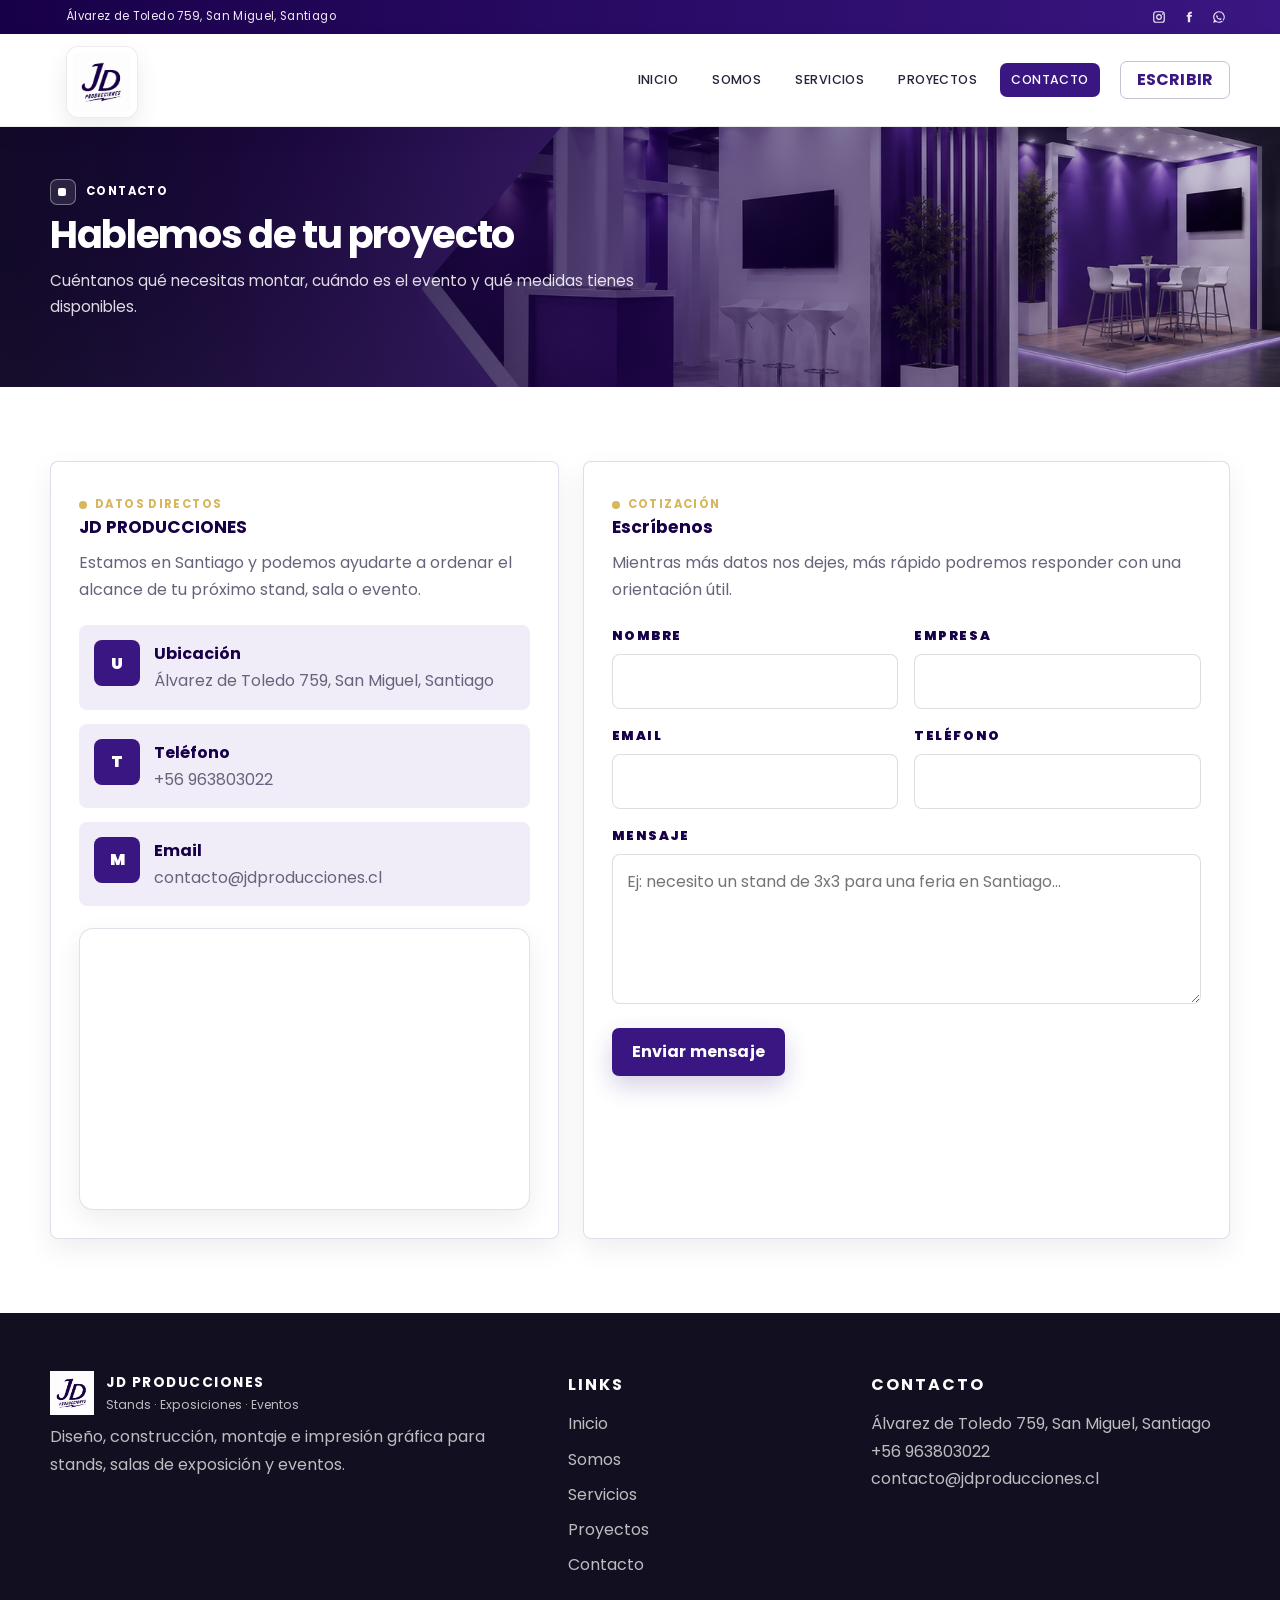
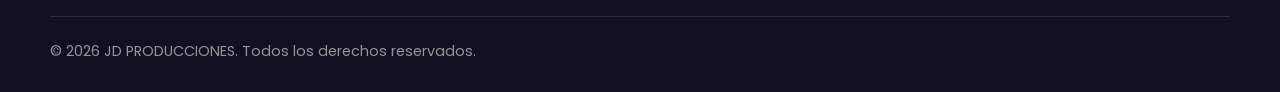
<file: contacto.html>
<!DOCTYPE html>
<html lang="es">
<head>
  <meta charset="utf-8">
  <meta name="viewport" content="width=device-width, initial-scale=1">
  <meta name="keywords" content="contacto, JD PRODUCCIONES, Santiago, stands, cotizacion">
  <meta name="description" content="Contacta a JD PRODUCCIONES para cotizar proyectos de stands, salas de exposición, congresos, eventos e impresión gráfica.">
  <meta name="author" content="JD PRODUCCIONES">
  <link rel="canonical" href="https://www.jdproducciones.cl/contacto">
  <title>JD PRODUCCIONES | Contacto</title>
  <link rel="icon" type="image/png" href="logojd.png">
  <link rel="preconnect" href="https://fonts.googleapis.com">
  <link rel="preconnect" href="https://fonts.gstatic.com" crossorigin>
  <link href="https://fonts.googleapis.com/css2?family=Poppins:wght@400;500;600;700;800&display=swap" rel="stylesheet">
  <link rel="stylesheet" href="site.css?v=20260706t">
</head>
<body>
  <div class="topline">
    <div class="wrap topline-inner">
      <span class="topline-address">Álvarez de Toledo 759, San Miguel, Santiago</span>
      <div class="topline-social" aria-label="Redes sociales">
        <a href="https://www.instagram.com/" aria-label="Instagram">
          <svg viewBox="0 0 24 24" aria-hidden="true"><path d="M7 2h10a5 5 0 0 1 5 5v10a5 5 0 0 1-5 5H7a5 5 0 0 1-5-5V7a5 5 0 0 1 5-5zm0 2a3 3 0 0 0-3 3v10a3 3 0 0 0 3 3h10a3 3 0 0 0 3-3V7a3 3 0 0 0-3-3H7zm11.25 1.75a1.25 1.25 0 1 1 0 2.5 1.25 1.25 0 0 1 0-2.5zM12 7a5 5 0 1 1 0 10 5 5 0 0 1 0-10zm0 2a3 3 0 1 0 0 6 3 3 0 0 0 0-6z"/></svg>
        </a>
        <a href="https://www.facebook.com/" aria-label="Facebook">
          <svg viewBox="0 0 24 24" aria-hidden="true"><path d="M14 8.5V7.1c0-.6.4-1.1 1.1-1.1H17V3h-2.6C11.9 3 10 4.7 10 7.4v1.1H8v3h2V21h4v-9.5h2.7l.5-3H14z"/></svg>
        </a>
        <a href="https://wa.me/56963803022" aria-label="WhatsApp">
          <svg viewBox="0 0 24 24" aria-hidden="true"><path d="M12 2a10 10 0 0 0-8.6 15.1L2 22l5-1.3A10 10 0 1 0 12 2zm0 2a8 8 0 0 1 6.9 12.1l-.2.4.8 2.7-2.8-.7-.4.2A8 8 0 1 1 12 4zm-3.3 4.1c-.2 0-.5.1-.7.4-.2.3-.8.8-.8 1.9 0 1.1.8 2.2.9 2.4.1.2 1.6 2.6 3.8 3.6 1.8.8 2.2.6 2.6.6.4-.1 1.3-.5 1.6-1 .2-.5.2-.9.2-1-.1-.2-.3-.2-.6-.4l-1.2-.6c-.2-.1-.4-.1-.6.1l-.5.6c-.1.2-.3.2-.5.1-.2-.1-.8-.3-1.5-.9-.6-.6-1-.1-1.1-.4-.1-.2-.4-.4-.6-.7-.2-.3-.1-.4.1-.6l.3-.4c.1-.2.1-.4 0-.6l-.6-1.4c-.1-.2-.3-.3-.5-.3h-.4z"/></svg>
        </a>
      </div>
    </div>
  </div>
  <header class="topbar">
    <div class="wrap nav">
      <a class="brand" href="index.html" aria-label="JD PRODUCCIONES inicio">
        <img src="logojd.png" alt="Logo JD PRODUCCIONES">
        <span><strong>JD PRODUCCIONES</strong><span>Stands · Exposiciones · Eventos</span></span>
      </a>
      <nav class="menu" aria-label="Navegación principal">
        <a href="index.html">Inicio</a>
        <a href="somos.html">Somos</a>
        <a href="servicios.html">Servicios</a>
        <a href="proyectos.html">Proyectos</a>
        <a class="active" href="contacto.html" aria-current="page">Contacto</a>
      </nav>
      <a class="quote-btn" href="mailto:contacto@jdproducciones.cl">Escribir</a>
    </div>
  </header>

  <main>
    <section class="page-hero contact">
      <div class="wrap">
        <span class="badge">Contacto</span>
        <h1>Hablemos de tu proyecto</h1>
        <p>Cuéntanos qué necesitas montar, cuándo es el evento y qué medidas tienes disponibles.</p>
      </div>
    </section>

    <section class="section">
      <div class="wrap contact-grid">
        <aside class="contact-card">
          <span class="kicker">Datos directos</span>
          <h3>JD PRODUCCIONES</h3>
          <p>Estamos en Santiago y podemos ayudarte a ordenar el alcance de tu próximo stand, sala o evento.</p>
          <div class="contact-list">
            <div class="contact-item">
              <i>U</i>
              <div><strong>Ubicación</strong><span>Álvarez de Toledo 759, San Miguel, Santiago</span></div>
            </div>
            <div class="contact-item">
              <i>T</i>
              <div><strong>Teléfono</strong><a href="tel:+56963803022">+56 963803022</a></div>
            </div>
            <div class="contact-item">
              <i>M</i>
              <div><strong>Email</strong><a href="mailto:contacto@jdproducciones.cl">contacto@jdproducciones.cl</a></div>
            </div>
          </div>
          <div class="contact-map" aria-label="Mapa de ubicación">
            <iframe
              title="Mapa de JD PRODUCCIONES"
              src="https://www.google.com/maps?q=%C3%81lvarez%20de%20Toledo%20759,%20San%20Miguel,%20Santiago&output=embed"
              loading="lazy"
              referrerpolicy="no-referrer-when-downgrade"
            ></iframe>
          </div>
        </aside>

        <section class="form-card" aria-labelledby="form-title">
          <span class="kicker">Cotización</span>
          <h2 id="form-title">Escríbenos</h2>
          <p>Mientras más datos nos dejes, más rápido podremos responder con una orientación útil.</p>
          <div class="notice" id="sentNotice">Gracias, recibimos tu mensaje. Te contactaremos pronto.</div>
          <form action="api.php" method="post" class="form-grid">
            <div class="field">
              <label for="nombre">Nombre</label>
              <input id="nombre" type="text" name="nombre" autocomplete="name" required>
            </div>
            <div class="field">
              <label for="empresa">Empresa</label>
              <input id="empresa" type="text" name="empresa" autocomplete="organization">
            </div>
            <div class="field">
              <label for="correo">Email</label>
              <input id="correo" type="email" name="correo" autocomplete="email" required>
            </div>
            <div class="field">
              <label for="telefono">Teléfono</label>
              <input id="telefono" type="tel" name="telefono" autocomplete="tel">
            </div>
            <div class="field full">
              <label for="mensaje">Mensaje</label>
              <textarea id="mensaje" name="mensaje" placeholder="Ej: necesito un stand de 3x3 para una feria en Santiago..." required></textarea>
            </div>
            <div class="field full">
              <button class="button" type="submit">Enviar mensaje</button>
            </div>
          </form>
        </section>
      </div>
    </section>
  </main>

  <footer class="footer">
    <div class="wrap">
      <div class="footer-grid">
        <div>
          <a class="brand" href="index.html">
            <img src="logojd.png" alt="Logo JD PRODUCCIONES">
            <span><strong>JD PRODUCCIONES</strong><span>Stands · Exposiciones · Eventos</span></span>
          </a>
          <p>Diseño, construcción, montaje e impresión gráfica para stands, salas de exposición y eventos.</p>
        </div>
        <div>
          <h3>Links</h3>
          <div class="footer-links">
            <a href="index.html">Inicio</a>
            <a href="somos.html">Somos</a>
            <a href="servicios.html">Servicios</a>
            <a href="proyectos.html">Proyectos</a>
            <a href="contacto.html">Contacto</a>
          </div>
        </div>
        <div>
          <h3>Contacto</h3>
          <p>Álvarez de Toledo 759, San Miguel, Santiago<br><a href="tel:+56963803022">+56 963803022</a><br><a href="mailto:contacto@jdproducciones.cl">contacto@jdproducciones.cl</a></p>
        </div>
      </div>
      <div class="copyright">© <span id="year"></span> JD PRODUCCIONES. Todos los derechos reservados.</div>
    </div>
  </footer>

  <script>
    document.getElementById("year").textContent = new Date().getFullYear();
    if (new URLSearchParams(window.location.search).get("enviado") === "1") {
      document.getElementById("sentNotice").classList.add("is-visible");
    }
  </script>
</body>
</html>
</file>
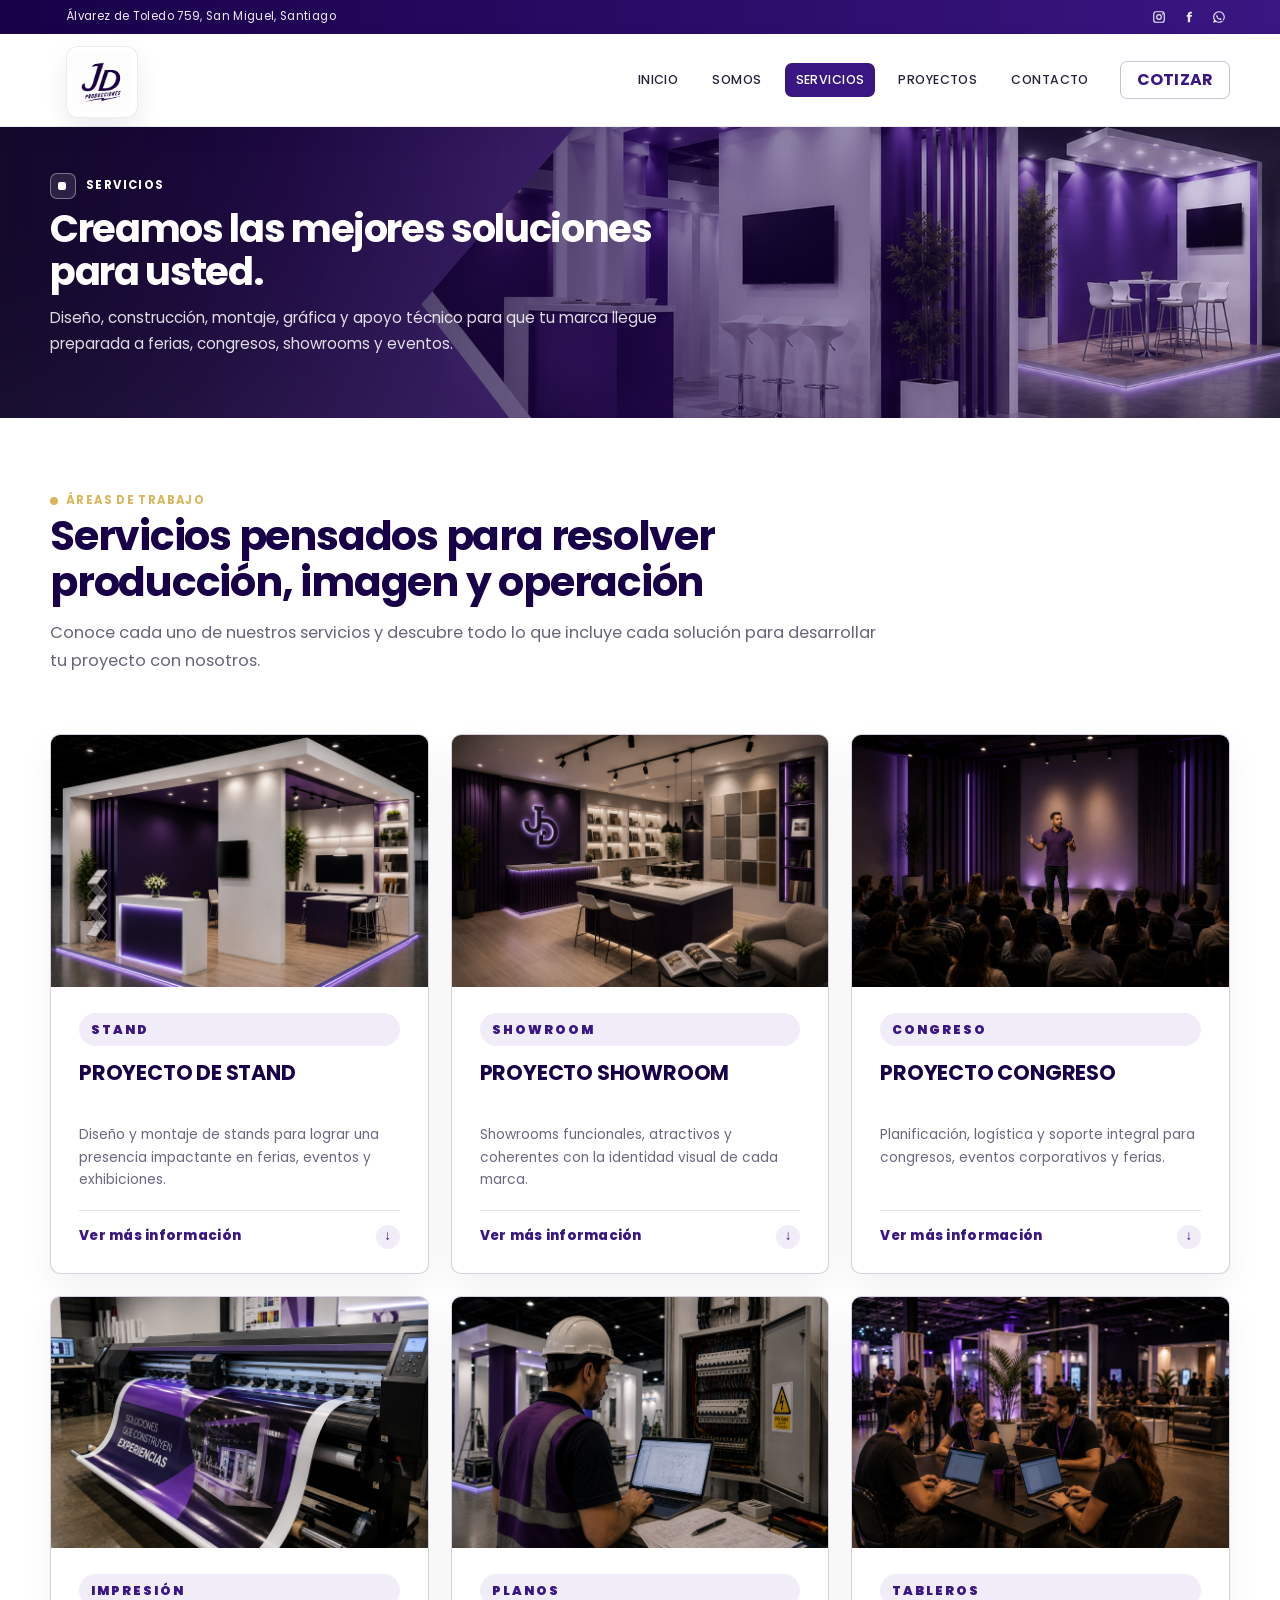
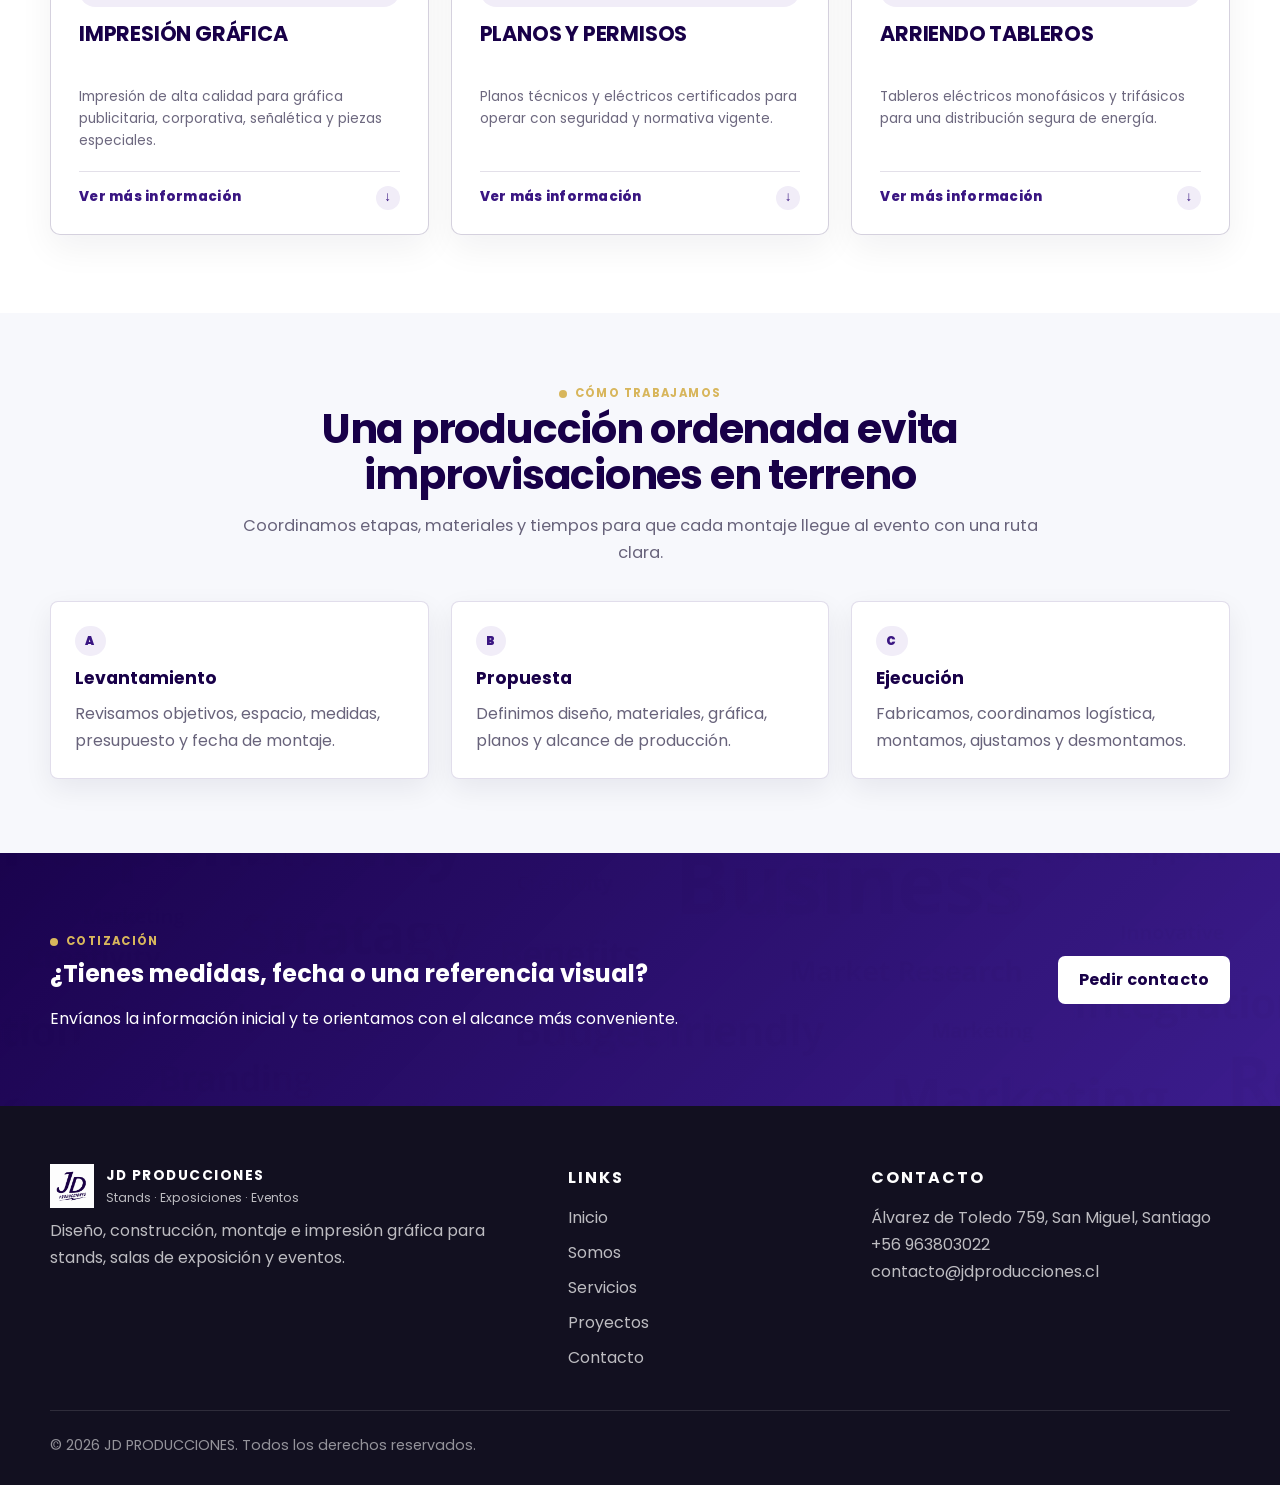
<file: servicios.html>
<!DOCTYPE html>
<html lang="es">
<head>
  <meta charset="utf-8">
  <meta name="viewport" content="width=device-width, initial-scale=1">
  <meta name="keywords" content="servicios, stands, showroom, montaje, impresion grafica, JD PRODUCCIONES">
  <meta name="description" content="Servicios de JD PRODUCCIONES para proyectos de stand, showroom, congresos, planos, permisos, montaje e impresión gráfica.">
  <meta name="author" content="JD PRODUCCIONES">
  <link rel="canonical" href="https://www.jdproducciones.cl/servicios">
  <title>JD PRODUCCIONES | Servicios</title>
  <link rel="icon" type="image/png" href="logojd.png">
  <link rel="preconnect" href="https://fonts.googleapis.com">
  <link rel="preconnect" href="https://fonts.gstatic.com" crossorigin>
  <link href="https://fonts.googleapis.com/css2?family=Poppins:wght@400;500;600;700;800&display=swap" rel="stylesheet">
  <link rel="stylesheet" href="site.css?v=20260706t">
</head>
<body>
  <div class="topline">
    <div class="wrap topline-inner">
      <span class="topline-address">Álvarez de Toledo 759, San Miguel, Santiago</span>
      <div class="topline-social" aria-label="Redes sociales">
        <a href="https://www.instagram.com/" aria-label="Instagram">
          <svg viewBox="0 0 24 24" aria-hidden="true"><path d="M7 2h10a5 5 0 0 1 5 5v10a5 5 0 0 1-5 5H7a5 5 0 0 1-5-5V7a5 5 0 0 1 5-5zm0 2a3 3 0 0 0-3 3v10a3 3 0 0 0 3 3h10a3 3 0 0 0 3-3V7a3 3 0 0 0-3-3H7zm11.25 1.75a1.25 1.25 0 1 1 0 2.5 1.25 1.25 0 0 1 0-2.5zM12 7a5 5 0 1 1 0 10 5 5 0 0 1 0-10zm0 2a3 3 0 1 0 0 6 3 3 0 0 0 0-6z"/></svg>
        </a>
        <a href="https://www.facebook.com/" aria-label="Facebook">
          <svg viewBox="0 0 24 24" aria-hidden="true"><path d="M14 8.5V7.1c0-.6.4-1.1 1.1-1.1H17V3h-2.6C11.9 3 10 4.7 10 7.4v1.1H8v3h2V21h4v-9.5h2.7l.5-3H14z"/></svg>
        </a>
        <a href="https://wa.me/56963803022" aria-label="WhatsApp">
          <svg viewBox="0 0 24 24" aria-hidden="true"><path d="M12 2a10 10 0 0 0-8.6 15.1L2 22l5-1.3A10 10 0 1 0 12 2zm0 2a8 8 0 0 1 6.9 12.1l-.2.4.8 2.7-2.8-.7-.4.2A8 8 0 1 1 12 4zm-3.3 4.1c-.2 0-.5.1-.7.4-.2.3-.8.8-.8 1.9 0 1.1.8 2.2.9 2.4.1.2 1.6 2.6 3.8 3.6 1.8.8 2.2.6 2.6.6.4-.1 1.3-.5 1.6-1 .2-.5.2-.9.2-1-.1-.2-.3-.2-.6-.4l-1.2-.6c-.2-.1-.4-.1-.6.1l-.5.6c-.1.2-.3.2-.5.1-.2-.1-.8-.3-1.5-.9-.6-.6-1-.1-1.1-.4-.1-.2-.4-.4-.6-.7-.2-.3-.1-.4.1-.6l.3-.4c.1-.2.1-.4 0-.6l-.6-1.4c-.1-.2-.3-.3-.5-.3h-.4z"/></svg>
        </a>
      </div>
    </div>
  </div>
  <header class="topbar">
    <div class="wrap nav">
      <a class="brand" href="index.html" aria-label="JD PRODUCCIONES inicio">
        <img src="logojd.png" alt="Logo JD PRODUCCIONES">
        <span><strong>JD PRODUCCIONES</strong><span>Stands · Exposiciones · Eventos</span></span>
      </a>
      <nav class="menu" aria-label="Navegación principal">
        <a href="index.html">Inicio</a>
        <a href="somos.html">Somos</a>
        <a class="active" href="servicios.html" aria-current="page">Servicios</a>
        <a href="proyectos.html">Proyectos</a>
        <a href="contacto.html">Contacto</a>
      </nav>
      <a class="quote-btn" href="contacto.html">Cotizar</a>
    </div>
  </header>

  <main>
    <section class="page-hero services-hero">
      <div class="wrap">
        <span class="badge">Servicios</span>
        <h1>Creamos las mejores soluciones para usted.</h1>
        <p>Diseño, construcción, montaje, gráfica y apoyo técnico para que tu marca llegue preparada a ferias, congresos, showrooms y eventos.</p>
      </div>
    </section>

    <section class="services-intro">
      <div class="wrap">
        <div class="section-head">
          <span class="kicker">Áreas de trabajo</span>
          <h2>Servicios pensados para resolver producción, imagen y operación</h2>
          <p>Conoce cada uno de nuestros servicios y descubre todo lo que incluye cada solución para desarrollar tu proyecto con nosotros.</p>
        </div>
      </div>
    </section>

    <section class="service-detail-list">
      <div class="wrap">
        <div class="service-card-grid">
          <article class="service-mini-card">
            <figure class="service-mini-media">
              <img src="fotos%20web/servicios/1.%20stand.png" alt="Diseño y montaje de stand">
            </figure>
            <div class="service-mini-body">
              <span class="tag">Stand</span>
              <h2>PROYECTO DE STAND</h2>
              <p class="service-preview">Diseño y montaje de stands para lograr una presencia impactante en ferias, eventos y exhibiciones.</p>
              <details class="service-more">
                <summary>Ver más información</summary>
                <p>Diseño, construcción y montaje de stands a nivel nacional e internacional, desarrollados con altos estándares de calidad, creatividad e innovación, para garantizar una presencia impactante y resultados efectivos en cada evento.</p>
              </details>
            </div>
          </article>

          <article class="service-mini-card">
            <figure class="service-mini-media">
              <img src="fotos%20web/servicios/2.-proyecto%20showroom.png" alt="Proyecto showroom corporativo">
            </figure>
            <div class="service-mini-body">
              <span class="tag">Showroom</span>
              <h2>PROYECTO SHOWROOM</h2>
              <p class="service-preview">Showrooms funcionales, atractivos y coherentes con la identidad visual de cada marca.</p>
              <details class="service-more">
                <summary>Ver más información</summary>
                <p>Diseño, planificación, construcción y montaje integral de showrooms, enfocados en crear espacios atractivos, funcionales y alineados con la identidad de cada marca. Desarrollo de soluciones personalizadas que consideran desde la conceptualización estética hasta la ejecución técnica, incorporando materiales, iluminación y distribución estratégica.</p>
                <p>Además, creación e implementación de gráfica corporativa, asegurando coherencia visual en todos los elementos comunicacionales.</p>
              </details>
            </div>
          </article>

          <article class="service-mini-card">
            <figure class="service-mini-media">
              <img src="fotos%20web/servicios/3.%20proyecto%20congreso.png" alt="Congreso y evento corporativo">
            </figure>
            <div class="service-mini-body">
              <span class="tag">Congreso</span>
              <h2>PROYECTO CONGRESO</h2>
              <p class="service-preview">Planificación, logística y soporte integral para congresos, eventos corporativos y ferias.</p>
              <details class="service-more">
                <summary>Ver más información</summary>
                <p>Planificación estratégica, coordinación logística y asesoría integral en la organización de congresos, eventos y ferias, orientadas a garantizar experiencias exitosas. Desarrollo de propuestas que abarcan desde la conceptualización y diseño del evento hasta su ejecución y cierre.</p>
                <p>Gestión en recursos, proveedores y tiempos, incluyendo producción técnica, montaje, acreditación, coordinación de equipos y supervisión en terreno.</p>
              </details>
            </div>
          </article>

          <article class="service-mini-card">
            <figure class="service-mini-media">
              <img src="fotos%20web/servicios/4.%20impresion%20grafica.png" alt="Impresión gráfica y producción visual">
            </figure>
            <div class="service-mini-body">
              <span class="tag">Impresión</span>
              <h2>IMPRESIÓN GRÁFICA</h2>
              <p class="service-preview">Impresión de alta calidad para gráfica publicitaria, corporativa, señalética y piezas especiales.</p>
              <details class="service-more">
                <summary>Ver más información</summary>
                <p>Ofrecemos un servicio integral de impresión, contamos con equipos especializados para impresión de alta calidad en diversos soportes, garantizando precisión en colores, definición y durabilidad en cada pieza.</p>
                <p>Nuestra capacidad productiva abarca desde pequeñas tiradas hasta grandes volúmenes, adaptándonos a los requerimientos específicos de cada cliente con eficiencia y tiempos de respuesta optimizados. Trabajamos con distintos sistemas de impresión y materiales, lo que nos permite ofrecer soluciones versátiles para gráfica publicitaria, corporativa, señalética y proyectos especiales.</p>
              </details>
            </div>
          </article>

          <article class="service-mini-card">
            <figure class="service-mini-media">
              <img src="fotos%20web/servicios/5.%20planos%20y%20permisos.png" alt="Planos técnicos y permisos eléctricos">
            </figure>
            <div class="service-mini-body">
              <span class="tag">Planos</span>
              <h2>PLANOS Y PERMISOS</h2>
              <p class="service-preview">Planos técnicos y eléctricos certificados para operar con seguridad y normativa vigente.</p>
              <details class="service-more">
                <summary>Ver más información</summary>
                <p>Desarrollo de planos técnicos de stands, considerando criterios de funcionalidad, estética y normativa vigente de cada proyecto y espacio ferial. Además, desarrollo de planos eléctricos certificados (SEC), cumplimiento de la normativa chilena en instalaciones eléctricas para eventos, ferias y exhibiciones. Esto incluye diagramas unilineales, cálculo de cargas, especificación de materiales y supervisión técnica, priorizando la seguridad, confiabilidad y correcta operatividad de cada instalación.</p>
              </details>
            </div>
          </article>

          <article class="service-mini-card">
            <figure class="service-mini-media">
              <img src="fotos%20web/servicios/6.%20arriendo%20tableros.png" alt="Tableros eléctricos para eventos">
            </figure>
            <div class="service-mini-body">
              <span class="tag">Tableros</span>
              <h2>ARRIENDO TABLEROS</h2>
              <p class="service-preview">Tableros eléctricos monofásicos y trifásicos para una distribución segura de energía.</p>
              <details class="service-more">
                <summary>Ver más información</summary>
                <p>Alquiler de tableros eléctricos monofásicos y trifásicos para proyectos, eventos y ferias, diseñados para garantizar una distribución segura, eficiente y confiable de la energía. Contamos con equipos adecuados para distintas necesidades de carga, cumpliendo con la normativa vigente y preparados para operar en diversos entornos.</p>
              </details>
            </div>
          </article>
        </div>
      </div>
    </section>

    <section class="section soft service-summary">
      <div class="wrap">
        <div class="section-head center">
          <span class="kicker">Cómo trabajamos</span>
          <h2>Una producción ordenada evita improvisaciones en terreno</h2>
          <p>Coordinamos etapas, materiales y tiempos para que cada montaje llegue al evento con una ruta clara.</p>
        </div>
        <div class="grid-3">
          <article class="card">
            <span class="tag">A</span>
            <h3>Levantamiento</h3>
            <p>Revisamos objetivos, espacio, medidas, presupuesto y fecha de montaje.</p>
          </article>
          <article class="card">
            <span class="tag">B</span>
            <h3>Propuesta</h3>
            <p>Definimos diseño, materiales, gráfica, planos y alcance de producción.</p>
          </article>
          <article class="card">
            <span class="tag">C</span>
            <h3>Ejecución</h3>
            <p>Fabricamos, coordinamos logística, montamos, ajustamos y desmontamos.</p>
          </article>
        </div>
      </div>
    </section>

    <section class="home-testimonials services-testimonials">
      <div class="wrap home-narrow">
        <div class="home-copy">
          <h2>Vea lo que dicen las clientes</h2>
          <p>Descubre las auténticas opiniones y experiencias de nuestros clientes.</p>
        </div>
        <div class="testimonial-grid">
          <article class="testimonial-card">
            <p>¡Servicio excepcional! JD PRODUCCIONES nos guió con precisión, ofreciendo estrategias que lograron resultados tangibles.</p>
            <div class="testimonial-author">
              <img src="fotos web/site/testimonial-marcia.png" alt="Marcia Gonzáles">
              <div>
                <strong>Marcia Gonzáles</strong>
                <span aria-label="5 estrellas">★★★★★</span>
              </div>
            </div>
          </article>
          <article class="testimonial-card">
            <p>El enfoque proactivo y el análisis exhaustivo del equipo nos guiaron hacia decisiones efectivas y resultados exitosos.</p>
            <div class="testimonial-author">
              <img src="fotos web/site/testimonial-daniel.png" alt="Daniel Urrutia">
              <div>
                <strong>Daniel Urrutia</strong>
                <span aria-label="5 estrellas">★★★★★</span>
              </div>
            </div>
          </article>
          <article class="testimonial-card">
            <p>JD PRODUCCIONES significó un antes y un después en nuestro negocio. Sus ideas estratégicas transformaron nuestra participación en diversas exposiciones.</p>
            <div class="testimonial-author">
              <img src="fotos web/site/testimonial-david.png" alt="David Carrasco">
              <div>
                <strong>David Carrasco</strong>
                <span aria-label="5 estrellas">★★★★★</span>
              </div>
            </div>
          </article>
        </div>
      </div>
    </section>

    <section class="section dark">
      <div class="wrap cta">
        <div>
          <span class="kicker">Cotización</span>
          <h2>¿Tienes medidas, fecha o una referencia visual?</h2>
          <p>Envíanos la información inicial y te orientamos con el alcance más conveniente.</p>
        </div>
        <a class="theme-btn secondary" href="contacto.html">Pedir contacto</a>
      </div>
    </section>
  </main>

  <footer class="footer">
    <div class="wrap">
      <div class="footer-grid">
        <div>
          <a class="brand" href="index.html">
            <img src="logojd.png" alt="Logo JD PRODUCCIONES">
            <span><strong>JD PRODUCCIONES</strong><span>Stands · Exposiciones · Eventos</span></span>
          </a>
          <p>Diseño, construcción, montaje e impresión gráfica para stands, salas de exposición y eventos.</p>
        </div>
        <div>
          <h3>Links</h3>
          <div class="footer-links">
            <a href="index.html">Inicio</a>
            <a href="somos.html">Somos</a>
            <a href="servicios.html">Servicios</a>
            <a href="proyectos.html">Proyectos</a>
            <a href="contacto.html">Contacto</a>
          </div>
        </div>
        <div>
          <h3>Contacto</h3>
          <p>Álvarez de Toledo 759, San Miguel, Santiago<br><a href="tel:+56963803022">+56 963803022</a><br><a href="mailto:contacto@jdproducciones.cl">contacto@jdproducciones.cl</a></p>
        </div>
      </div>
      <div class="copyright">© <span id="year"></span> JD PRODUCCIONES. Todos los derechos reservados.</div>
    </div>
  </footer>

  <script>
    document.getElementById("year").textContent = new Date().getFullYear();
  </script>
</body>
</html>
</file>
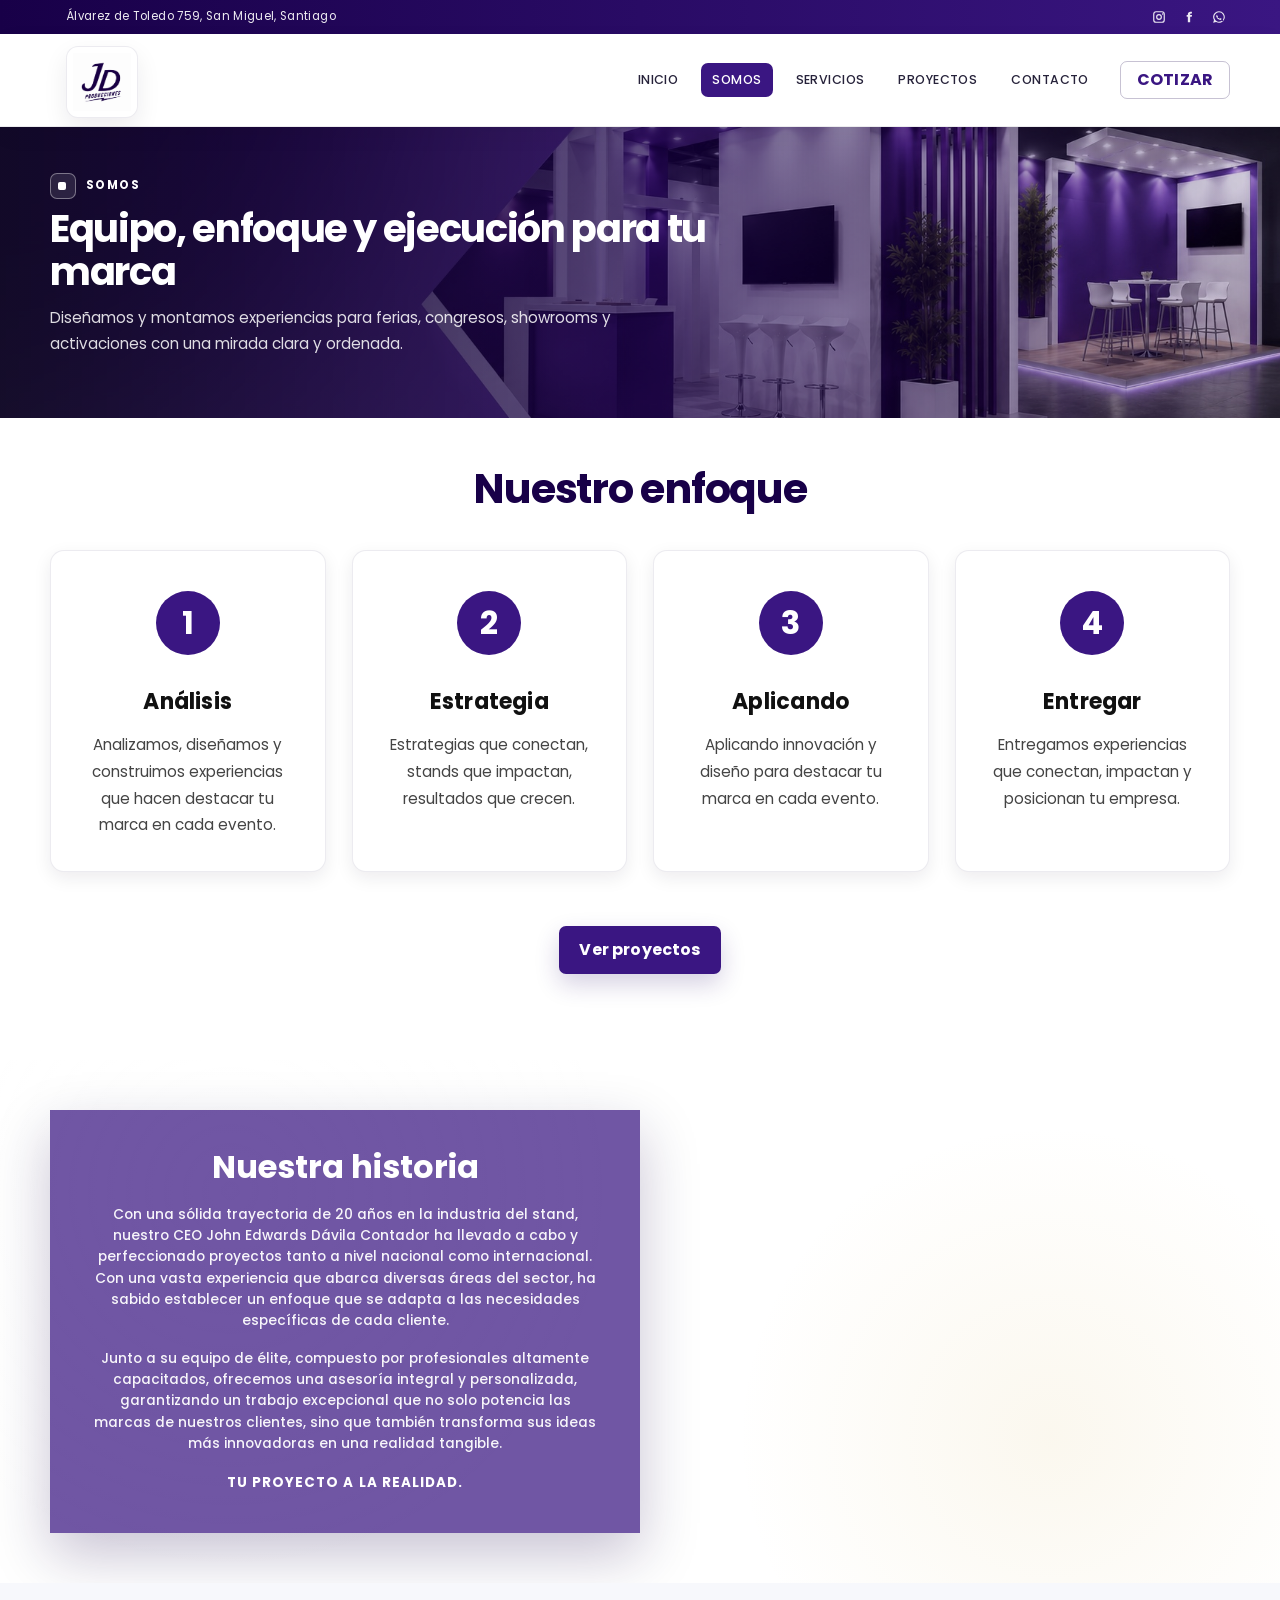
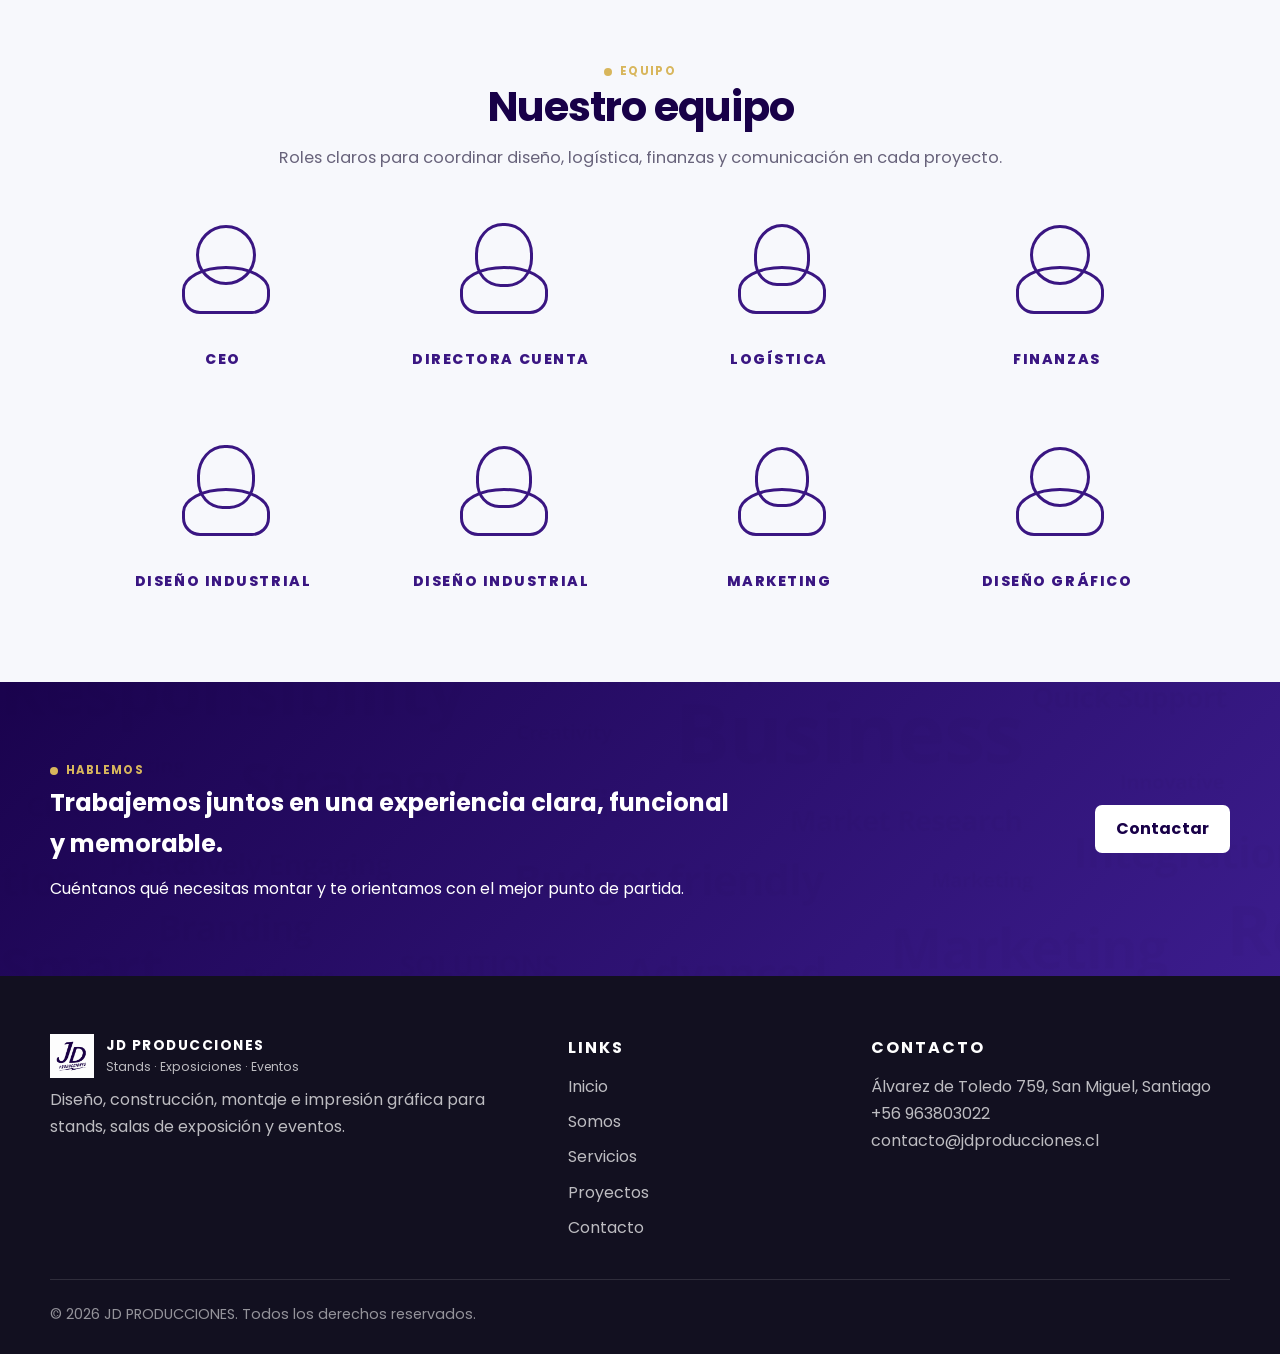
<file: somos.html>
﻿<!DOCTYPE html>
<html lang="es">
<head>
  <meta charset="utf-8">
  <meta name="viewport" content="width=device-width, initial-scale=1">
  <meta name="keywords" content="somos, equipo, enfoque, JD PRODUCCIONES, stands, eventos">
  <meta name="description" content="Conoce el enfoque y equipo de JD PRODUCCIONES para proyectos de stands, showrooms, congresos y eventos.">
  <meta name="author" content="JD PRODUCCIONES">
  <link rel="canonical" href="https://www.jdproducciones.cl/somos">
  <title>JD PRODUCCIONES | Somos</title>
  <link rel="icon" type="image/png" href="logojd.png">
  <link rel="preconnect" href="https://fonts.googleapis.com">
  <link rel="preconnect" href="https://fonts.gstatic.com" crossorigin>
  <link href="https://fonts.googleapis.com/css2?family=Poppins:wght@400;500;600;700;800&display=swap" rel="stylesheet">
  <link rel="stylesheet" href="site.css?v=20260706t">
</head>
<body class="somos-page">
  <div class="topline">
    <div class="wrap topline-inner">
      <span class="topline-address">Álvarez de Toledo 759, San Miguel, Santiago</span>
      <div class="topline-social" aria-label="Redes sociales">
        <a href="https://www.instagram.com/" aria-label="Instagram">
          <svg viewBox="0 0 24 24" aria-hidden="true"><path d="M7 2h10a5 5 0 0 1 5 5v10a5 5 0 0 1-5 5H7a5 5 0 0 1-5-5V7a5 5 0 0 1 5-5zm0 2a3 3 0 0 0-3 3v10a3 3 0 0 0 3 3h10a3 3 0 0 0 3-3V7a3 3 0 0 0-3-3H7zm11.25 1.75a1.25 1.25 0 1 1 0 2.5 1.25 1.25 0 0 1 0-2.5zM12 7a5 5 0 1 1 0 10 5 5 0 0 1 0-10zm0 2a3 3 0 1 0 0 6 3 3 0 0 0 0-6z"/></svg>
        </a>
        <a href="https://www.facebook.com/" aria-label="Facebook">
          <svg viewBox="0 0 24 24" aria-hidden="true"><path d="M14 8.5V7.1c0-.6.4-1.1 1.1-1.1H17V3h-2.6C11.9 3 10 4.7 10 7.4v1.1H8v3h2V21h4v-9.5h2.7l.5-3H14z"/></svg>
        </a>
        <a href="https://wa.me/56963803022" aria-label="WhatsApp">
          <svg viewBox="0 0 24 24" aria-hidden="true"><path d="M12 2a10 10 0 0 0-8.6 15.1L2 22l5-1.3A10 10 0 1 0 12 2zm0 2a8 8 0 0 1 6.9 12.1l-.2.4.8 2.7-2.8-.7-.4.2A8 8 0 1 1 12 4zm-3.3 4.1c-.2 0-.5.1-.7.4-.2.3-.8.8-.8 1.9 0 1.1.8 2.2.9 2.4.1.2 1.6 2.6 3.8 3.6 1.8.8 2.2.6 2.6.6.4-.1 1.3-.5 1.6-1 .2-.5.2-.9.2-1-.1-.2-.3-.2-.6-.4l-1.2-.6c-.2-.1-.4-.1-.6.1l-.5.6c-.1.2-.3.2-.5.1-.2-.1-.8-.3-1.5-.9-.6-.6-1-.1-1.1-.4-.1-.2-.4-.4-.6-.7-.2-.3-.1-.4.1-.6l.3-.4c.1-.2.1-.4 0-.6l-.6-1.4c-.1-.2-.3-.3-.5-.3h-.4z"/></svg>
        </a>
      </div>
    </div>
  </div>

  <header class="topbar">
    <div class="wrap nav">
      <a class="brand" href="index.html" aria-label="JD PRODUCCIONES inicio">
        <img src="logojd.png" alt="Logo JD PRODUCCIONES">
        <span><strong>JD PRODUCCIONES</strong><span>Stands · Exposiciones · Eventos</span></span>
      </a>
      <nav class="menu" aria-label="Navegación principal">
        <a href="index.html">Inicio</a>
        <a class="active" href="somos.html" aria-current="page">Somos</a>
        <a href="servicios.html">Servicios</a>
        <a href="proyectos.html">Proyectos</a>
        <a href="contacto.html">Contacto</a>
      </nav>
      <a class="quote-btn" href="contacto.html">Cotizar</a>
    </div>
  </header>

  <main>
    <section class="page-hero somos">
      <div class="wrap">
        <span class="badge">Somos</span>
        <h1>Equipo, enfoque y ejecución para tu marca</h1>
        <p>Diseñamos y montamos experiencias para ferias, congresos, showrooms y activaciones con una mirada clara y ordenada.</p>
      </div>
    </section>

    <section class="section enfoque-section">
      <div class="wrap">
        <div class="section-head center">
          <h2>Nuestro enfoque</h2>
        </div>
        <div class="enfoque-grid">
          <article class="enfoque-card">
            <span class="enfoque-num">1</span>
            <h3>Análisis</h3>
            <p>Analizamos, diseñamos y construimos experiencias que hacen destacar tu marca en cada evento.</p>
          </article>
          <article class="enfoque-card">
            <span class="enfoque-num">2</span>
            <h3>Estrategia</h3>
            <p>Estrategias que conectan, stands que impactan, resultados que crecen.</p>
          </article>
          <article class="enfoque-card">
            <span class="enfoque-num">3</span>
            <h3>Aplicando</h3>
            <p>Aplicando innovación y diseño para destacar tu marca en cada evento.</p>
          </article>
          <article class="enfoque-card">
            <span class="enfoque-num">4</span>
            <h3>Entregar</h3>
            <p>Entregamos experiencias que conectan, impactan y posicionan tu empresa.</p>
          </article>
        </div>
        <div class="enfoque-actions">
          <a class="theme-btn" href="proyectos.html">Ver proyectos</a>
        </div>
      </div>
    </section>

    <section class="home-story somos-history" aria-labelledby="story-title">
      <div class="wrap">
        <div class="story-panel">
          <h2 id="story-title">Nuestra historia</h2>
          <p>Con una sólida trayectoria de 20 años en la industria del stand, nuestro CEO John Edwards Dávila Contador ha llevado a cabo y perfeccionado proyectos tanto a nivel nacional como internacional. Con una vasta experiencia que abarca diversas áreas del sector, ha sabido establecer un enfoque que se adapta a las necesidades específicas de cada cliente.</p>
          <p>Junto a su equipo de élite, compuesto por profesionales altamente capacitados, ofrecemos una asesoría integral y personalizada, garantizando un trabajo excepcional que no solo potencia las marcas de nuestros clientes, sino que también transforma sus ideas más innovadoras en una realidad tangible.</p>
          <strong>Tu proyecto a la realidad.</strong>
        </div>
      </div>
    </section>

    <section class="section soft team-section">
      <div class="wrap">
        <div class="section-head center">
          <span class="kicker">Equipo</span>
          <h2>Nuestro equipo</h2>
          <p>Roles claros para coordinar diseño, logística, finanzas y comunicación en cada proyecto.</p>
        </div>

        <div class="team-icon-grid" aria-label="Equipo de JD PRODUCCIONES">
          <article class="team-icon-card">
            <div class="team-icon team-icon-ceo" aria-hidden="true"></div>
            <h3>CEO</h3>
          </article>
          <article class="team-icon-card">
            <div class="team-icon team-icon-directora" aria-hidden="true"></div>
            <h3>Directora cuenta</h3>
          </article>
          <article class="team-icon-card">
            <div class="team-icon team-icon-logistica" aria-hidden="true"></div>
            <h3>Logística</h3>
          </article>
          <article class="team-icon-card">
            <div class="team-icon team-icon-finanzas" aria-hidden="true"></div>
            <h3>Finanzas</h3>
          </article>
          <article class="team-icon-card">
            <div class="team-icon team-icon-industrial" aria-hidden="true"></div>
            <h3>Diseño industrial</h3>
          </article>
          <article class="team-icon-card">
            <div class="team-icon team-icon-industrial-alt" aria-hidden="true"></div>
            <h3>Diseño industrial</h3>
          </article>
          <article class="team-icon-card">
            <div class="team-icon team-icon-marketing" aria-hidden="true"></div>
            <h3>Marketing</h3>
          </article>
          <article class="team-icon-card">
            <div class="team-icon team-icon-grafico" aria-hidden="true"></div>
            <h3>Diseño gráfico</h3>
          </article>
        </div>
      </div>
    </section>

    <section class="section dark">
      <div class="wrap cta">
        <div>
          <span class="kicker">Hablemos</span>
          <h2>Trabajemos juntos en una experiencia clara, funcional y memorable.</h2>
          <p>Cuéntanos qué necesitas montar y te orientamos con el mejor punto de partida.</p>
        </div>
        <a class="theme-btn secondary" href="contacto.html">Contactar</a>
      </div>
    </section>
  </main>

  <footer class="footer">
    <div class="wrap">
      <div class="footer-grid">
        <div>
          <a class="brand" href="index.html">
            <img src="logojd.png" alt="Logo JD PRODUCCIONES">
            <span><strong>JD PRODUCCIONES</strong><span>Stands · Exposiciones · Eventos</span></span>
          </a>
          <p>Diseño, construcción, montaje e impresión gráfica para stands, salas de exposición y eventos.</p>
        </div>
        <div>
          <h3>Links</h3>
          <div class="footer-links">
            <a href="index.html">Inicio</a>
            <a href="somos.html">Somos</a>
            <a href="servicios.html">Servicios</a>
            <a href="proyectos.html">Proyectos</a>
            <a href="contacto.html">Contacto</a>
          </div>
        </div>
        <div>
          <h3>Contacto</h3>
          <p>Álvarez de Toledo 759, San Miguel, Santiago<br><a href="tel:+56963803022">+56 963803022</a><br><a href="mailto:contacto@jdproducciones.cl">contacto@jdproducciones.cl</a></p>
        </div>
      </div>
      <div class="copyright">© <span id="year"></span> JD PRODUCCIONES. Todos los derechos reservados.</div>
    </div>
  </footer>

  <script>
    document.getElementById("year").textContent = new Date().getFullYear();
  </script>
</body>
</html>
</file>
<file: site.css>
:root {
  --ink: #151326;
  --muted: #68637b;
  --line: rgba(46, 18, 112, .14);
  --purple: #3a1682;
  --purple-dark: #180048;
  --purple-soft: #f1edf8;
  --gold: #d8b65c;
  --surface: #ffffff;
  --surface-soft: #f7f8fc;
  --shadow: 0 18px 48px rgba(21, 19, 38, .11);
  --shadow-soft: 0 10px 28px rgba(21, 19, 38, .07);
  --container: 1180px;
}

* {
  box-sizing: border-box;
}

html {
  scroll-behavior: smooth;
}

body {
  margin: 0;
  color: var(--ink);
  background: #fff;
  font-family: Poppins, "Segoe UI", Arial, sans-serif;
}

body,
button,
input,
textarea {
  font: 400 16px/1.7 Poppins, "Segoe UI", Arial, sans-serif;
}

a {
  color: inherit;
  text-decoration: none;
}

img {
  display: block;
  max-width: 100%;
}

.wrap {
  width: min(100% - 40px, var(--container));
  margin: 0 auto;
}

.topline {
  display: block;
  background: linear-gradient(90deg, var(--purple-dark), #3a1682);
  color: rgba(255, 255, 255, .92);
  font-size: .72rem;
  letter-spacing: .03em;
}

.topline .wrap {
  min-height: 30px;
  display: flex;
  align-items: center;
  justify-content: space-between;
  gap: 16px;
  flex-wrap: wrap;
}

.topline a {
  color: inherit;
}

.topline-inner {
  padding: 6px 0 6px 16px;
}

.topline-address {
  white-space: nowrap;
}

.topline-social {
  display: flex;
  align-items: center;
  gap: 8px;
  flex-shrink: 0;
}

.topline-social a {
  display: inline-flex;
  align-items: center;
  justify-content: center;
  width: 22px;
  height: 22px;
  border-radius: 999px;
  color: rgba(255, 255, 255, .9);
  transition: opacity .2s ease, transform .2s ease;
}

.topline-social a:hover {
  opacity: .82;
  transform: translateY(-1px);
}

.topline-social svg {
  width: 14px;
  height: 14px;
  fill: currentColor;
}

@media (max-width: 900px) {
  .topline .wrap {
    flex-direction: column;
    justify-content: center;
    text-align: center;
  }

  .topline-inner,
  .nav {
    padding-left: 0;
  }

  .topline-address {
    white-space: normal;
  }
}

.topbar {
  position: sticky;
  top: 0;
  z-index: 50;
  background: rgba(255, 255, 255, .96);
  border-bottom: 1px solid rgba(21, 19, 38, .08);
  backdrop-filter: blur(16px);
  box-shadow: 0 8px 24px rgba(21, 19, 38, .04);
}

.nav {
  min-height: 84px;
  padding: 8px 0;
  display: flex;
  align-items: center;
  justify-content: space-between;
  gap: 20px;
  padding-left: 16px;
}

.brand {
  display: inline-flex;
  align-items: center;
  gap: 12px;
  min-width: max-content;
}

.topbar .brand {
  gap: 0;
  min-width: 72px;
  min-height: 72px;
  margin-top: 4px;
  padding: 6px;
  border: 1px solid rgba(24, 0, 72, .08);
  border-radius: 12px;
  background: #fff;
  box-shadow: 0 10px 24px rgba(21, 19, 38, .08);
}

.brand img {
  width: 44px;
  height: 44px;
  object-fit: contain;
}

.brand strong,
.brand span {
  display: block;
}

.brand strong {
  color: var(--purple-dark);
  font-size: .86rem;
  letter-spacing: .11em;
  text-transform: uppercase;
  font-weight: 700;
}

.brand span {
  color: var(--muted);
  font-size: .76rem;
}

.topbar .brand span {
  display: none;
}

.topbar .brand img {
  width: 58px;
  height: 58px;
}

.menu {
  display: flex;
  align-items: center;
  justify-content: flex-end;
  gap: 12px;
  flex: 1;
}

.menu a {
  border-radius: 7px;
  padding: 6px 11px;
  color: #26223a;
  font-size: .78rem;
  font-weight: 500;
  letter-spacing: .035em;
  text-transform: uppercase;
  transition: background .2s ease, color .2s ease;
}

.menu a:hover {
  background: var(--purple-soft);
  color: var(--purple);
}

.menu a.active {
  background: var(--purple);
  color: #fff;
}

.quote-btn,
.theme-btn,
.button {
  display: inline-flex;
  align-items: center;
  justify-content: center;
  min-height: 48px;
  padding: 0 20px;
  border: 0;
  border-radius: 7px;
  background: var(--purple);
  color: #fff;
  font-weight: 700;
  letter-spacing: .01em;
  cursor: pointer;
  box-shadow: 0 10px 24px rgba(46, 18, 112, .2);
  transition: transform .2s ease, box-shadow .2s ease, background .2s ease;
}

.quote-btn:hover,
.theme-btn:hover,
.button:hover {
  transform: translateY(-1px);
  background: var(--purple-dark);
  color: #fff;
  box-shadow: 0 12px 26px rgba(24, 0, 72, .22);
}

.quote-btn {
  min-height: 38px;
  padding: 0 16px;
  border: 1px solid rgba(24, 0, 72, .24);
  background: transparent;
  color: var(--purple);
  text-transform: uppercase;
  box-shadow: none;
}

.quote-btn:hover {
  background: var(--purple-soft);
  color: var(--purple-dark);
  box-shadow: none;
}

.theme-btn.secondary {
  background: #fff;
  color: var(--purple-dark);
  box-shadow: none;
  border: 1px solid rgba(255, 255, 255, .52);
}

.theme-btn.secondary:hover {
  background: var(--purple-soft);
  color: var(--purple-dark);
}

.hero,
.page-hero {
  position: relative;
  isolation: isolate;
  overflow: hidden;
  background-position: center;
  background-size: cover;
}

.hero {
  min-height: 620px;
  display: grid;
  align-items: start;
  background-image:
    linear-gradient(90deg, rgba(14, 11, 31, .88), rgba(24, 0, 72, .68) 46%, rgba(24, 0, 72, .2)),
    url("fotos web/site/hero-fallback.jpg");
}

.hero .wrap {
  width: min(100% - 2px, calc(var(--container) + 320px));
  margin-left: max(0px, calc((100vw - var(--container)) / 2 - 205px));
  margin-right: auto;
  padding: 112px 0 118px;
}

.hero-carousel {
  display: block;
  min-height: 620px;
  background: #121020;
}

.hero-slide {
  position: absolute;
  inset: 0;
  display: grid;
  align-items: start;
  background-image: var(--hero-image);
  background-position: center;
  background-size: cover;
  opacity: 0;
  visibility: hidden;
  transition: opacity .7s ease, visibility .7s ease;
}

.hero-slide.hero-slide-overlay::before {
  content: "";
  position: absolute;
  inset: 0;
  background: linear-gradient(90deg, rgba(14, 11, 31, .9), rgba(24, 0, 72, .72) 46%, rgba(24, 0, 72, .26));
  z-index: 0;
}

.hero-slide.is-active {
  opacity: 1;
  visibility: visible;
  z-index: 1;
}

.hero-slide.is-active .hero-content > * {
  animation: heroFadeUp .85s ease both;
}

.hero-slide.is-active .hero-content .badge {
  animation-delay: .1s;
}

.hero-slide.is-active .hero-content h1 {
  animation-delay: .22s;
}

.hero-slide.is-active .hero-content p {
  animation-delay: .34s;
}

.hero-slide.is-active .hero-content .actions {
  animation-delay: .46s;
}

.hero-slide.hero-slide-overlay .wrap {
  position: relative;
  z-index: 1;
}

.hero-arrow {
  position: absolute;
  top: 50%;
  z-index: 3;
  display: grid;
  width: 42px;
  height: 42px;
  place-items: center;
  border: 1px solid rgba(255, 255, 255, .32);
  border-radius: 7px;
  background: rgba(255, 255, 255, .12);
  color: #fff;
  font-size: 2rem;
  line-height: 1;
  cursor: pointer;
  transform: translateY(-50%);
  transition: background .2s ease, border-color .2s ease, transform .2s ease;
}

.hero-arrow:hover {
  border-color: rgba(255, 255, 255, .58);
  background: var(--purple);
  transform: translateY(-50%) scale(1.03);
}

.hero-arrow-prev {
  left: max(6px, calc((100vw - var(--container)) / 2 - 230px));
}

.hero-arrow-next {
  right: max(6px, calc((100vw - var(--container)) / 2 - 230px));
}

.hero-dots {
  position: absolute;
  right: max(20px, calc((100vw - var(--container)) / 2));
  bottom: 30px;
  z-index: 3;
  display: flex;
  gap: 9px;
}

.hero-dots button {
  width: 26px;
  height: 4px;
  border: 0;
  border-radius: 999px;
  background: rgba(255, 255, 255, .45);
  cursor: pointer;
  transition: width .2s ease, background .2s ease;
}

.hero-dots button.is-active {
  width: 42px;
  background: #fff;
}

.hero-content {
  max-width: 520px;
  padding-left: 56px;
  color: #fff;
}

@keyframes heroFadeUp {
  from {
    opacity: 0;
    transform: translateY(18px);
    filter: blur(6px);
  }

  to {
    opacity: 1;
    transform: translateY(0);
    filter: blur(0);
  }
}

@media (prefers-reduced-motion: reduce) {
  .hero-slide.is-active .hero-content > * {
    animation: none;
  }
}

.badge,
.kicker {
  display: inline-flex;
  align-items: center;
  gap: 8px;
  color: var(--gold);
  font-size: .72rem;
  font-weight: 700;
  letter-spacing: .12em;
  text-transform: uppercase;
}

.badge::before,
.kicker::before {
  content: "";
  width: 8px;
  height: 8px;
  border-radius: 999px;
  background: currentColor;
}

h1,
h2,
h3,
p {
  margin-top: 0;
}

h1 {
  max-width: 11.5ch;
  margin-bottom: 18px;
  font-size: clamp(2.55rem, 4.8vw, 4.35rem);
  font-weight: 700;
  line-height: 1.04;
  letter-spacing: -.035em;
}

.hero p,
.page-hero p {
  max-width: 44ch;
  color: rgba(255, 255, 255, .86);
  font-size: 1rem;
}

.actions {
  display: flex;
  gap: 14px;
  flex-wrap: wrap;
  margin-top: 26px;
}

.hero .theme-btn,
.hero .theme-btn.secondary {
  min-height: 42px;
  padding: 0 16px;
  font-size: .95rem;
}

.hero-stats {
  width: min(100%, 860px);
  display: grid;
  grid-template-columns: repeat(3, minmax(0, 1fr));
  gap: 12px;
  margin-top: 40px;
}

.hero-stat,
.metric {
  border: 1px solid rgba(255, 255, 255, .22);
  border-radius: 8px;
  background: rgba(255, 255, 255, .1);
  backdrop-filter: blur(12px);
  padding: 18px;
}

.hero-stat strong,
.metric strong {
  display: block;
  color: #fff;
  font-size: 1.45rem;
  line-height: 1.15;
}

.hero-stat span,
.metric span {
  color: rgba(255, 255, 255, .78);
  font-size: .9rem;
}

.page-hero {
  min-height: 260px;
  display: grid;
  align-items: center;
  background-image:
    linear-gradient(90deg, rgba(14, 11, 31, .88), rgba(24, 0, 72, .68), rgba(24, 0, 72, .2)),
    url("fotos web/site/services-banner.jpg");
}

.page-hero.projects {
  background-image:
    linear-gradient(90deg, rgba(14, 11, 31, .88), rgba(24, 0, 72, .68), rgba(24, 0, 72, .2)),
    url("fotos web/site/projects-banner.jpg");
}

.page-hero.contact {
  background-image:
    linear-gradient(90deg, rgba(14, 11, 31, .88), rgba(24, 0, 72, .68), rgba(24, 0, 72, .2)),
    url("fotos web/site/contact-banner.jpg");
}

.page-hero.somos {
  background-image:
    linear-gradient(90deg, rgba(14, 11, 31, .88), rgba(24, 0, 72, .68), rgba(24, 0, 72, .18)),
    url("fotos web/site/about-banner.jpg");
}

.page-hero .wrap {
  padding: 46px 0;
}

.page-hero h1 {
  max-width: 680px;
  color: #fff;
  margin-bottom: 12px;
  font-size: clamp(1.85rem, 3vw, 2.75rem);
  line-height: 1.12;
}

.page-hero p {
  max-width: 620px;
  font-size: .95rem;
}

.page-hero .badge {
  position: relative;
  gap: 10px;
  color: #fff;
}

.page-hero .badge::before {
  width: 24px;
  height: 24px;
  border: 1px solid rgba(255, 255, 255, .38);
  border-radius: 7px;
  background: rgba(255, 255, 255, .1);
}

.page-hero .badge::after {
  content: "";
  position: absolute;
  left: 8px;
  top: 50%;
  width: 8px;
  height: 8px;
  border-radius: 2px;
  background: currentColor;
  transform: translateY(-50%);
}

.section {
  padding: 74px 0;
}

.section.soft {
  background: var(--surface-soft);
}

.section.dark {
  background:
    linear-gradient(135deg, rgba(24, 0, 72, .96), rgba(58, 22, 130, .86)),
    url("fotos web/site/cta-bg.jpg") center/cover;
  color: #fff;
}

.section-head {
  max-width: 830px;
  margin-bottom: 34px;
}

.section-head.center {
  margin-right: auto;
  margin-left: auto;
  text-align: center;
}

.section-head.center .kicker {
  justify-content: center;
}

.section-head h2 {
  margin-bottom: 14px;
  color: var(--purple-dark);
  font-size: clamp(1.75rem, 3.2vw, 2.7rem);
  line-height: 1.12;
  letter-spacing: -.03em;
}

.section.dark h2,
.section.dark p {
  color: #fff;
}

.section-head p {
  color: var(--muted);
  font-size: 1.02rem;
}

.grid-3,
.grid-4 {
  display: grid;
  gap: 22px;
}

.grid-3 {
  grid-template-columns: repeat(3, minmax(0, 1fr));
}

.grid-4 {
  grid-template-columns: repeat(4, minmax(0, 1fr));
}

.card,
.service-card,
.project-card,
.contact-card,
.form-card {
  border: 1px solid var(--line);
  border-radius: 8px;
  background: var(--surface);
  box-shadow: var(--shadow-soft);
}

.service-card,
.project-card {
  overflow: hidden;
}

.service-card img,
.project-card img {
  width: 100%;
  height: 210px;
  object-fit: cover;
}

.service-card .content,
.project-card .content,
.card {
  padding: 24px;
}

.tag {
  display: inline-flex;
  margin-bottom: 12px;
  padding: 5px 10px;
  border-radius: 999px;
  background: var(--purple-soft);
  color: var(--purple);
  font-size: .74rem;
  font-weight: 900;
  letter-spacing: .14em;
  text-transform: uppercase;
}

.card h3,
.service-card h3,
.project-card h3,
.contact-card h3,
.form-card h2 {
  margin-bottom: 10px;
  color: var(--purple-dark);
  font-size: 1.08rem;
  line-height: 1.25;
}

.card p,
.service-card p,
.project-card p,
.contact-card p,
.form-card p {
  color: var(--muted);
  margin-bottom: 0;
}

.project-filters {
  display: flex;
  flex-wrap: wrap;
  justify-content: center;
  gap: 10px;
  margin: 28px 0 24px;
}

.project-filter {
  border: 1px solid rgba(24, 0, 72, .16);
  border-radius: 999px;
  background: #fff;
  color: var(--purple-dark);
  padding: 10px 16px;
  font-size: .82rem;
  font-weight: 800;
  letter-spacing: .08em;
  text-transform: uppercase;
  cursor: pointer;
  transition: background-color .2s ease, border-color .2s ease, color .2s ease, transform .2s ease;
}

.project-filter:hover,
.project-filter.active {
  border-color: var(--purple);
  background: var(--purple);
  color: #fff;
  transform: translateY(-1px);
}

.project-grid {
  margin-top: 10px;
}

.project-card {
  transition: transform .22s ease, box-shadow .22s ease, border-color .22s ease;
}

.project-card:hover {
  transform: translateY(-3px);
  border-color: rgba(24, 0, 72, .2);
  box-shadow: 0 18px 38px rgba(21, 19, 38, .08);
}

.project-year-filters {
  display: flex;
  flex-wrap: wrap;
  justify-content: center;
  gap: 10px;
  margin: 32px 0 32px;
}

.project-year-grid {
  display: grid;
  grid-template-columns: repeat(3, minmax(0, 1fr));
  gap: 22px;
}

.project-photo-grid {
  display: grid;
  grid-template-columns: repeat(4, minmax(0, 1fr));
  gap: 16px;
}

.project-photo-card {
  padding: 0;
  border: 0;
  border-radius: 14px;
  background: transparent;
  overflow: hidden;
  box-shadow: var(--shadow-soft);
  cursor: pointer;
}

.project-photo-card img {
  width: 100%;
  height: 100%;
  aspect-ratio: 1 / 1.08;
  object-fit: cover;
  transition: transform .35s ease;
}

.project-photo-card:hover img {
  transform: scale(1.04);
}

.gallery-actions {
  display: flex;
  justify-content: center;
  margin-top: 26px;
}

.project-year-card {
  overflow: hidden;
  border: 1px solid rgba(180, 201, 205, .95);
  border-radius: 12px;
  background: #fff;
  box-shadow: var(--shadow-soft);
  transition: transform .22s ease, box-shadow .22s ease, border-color .22s ease;
}

.project-year-card:hover {
  transform: translateY(-4px);
  border-color: rgba(58, 22, 130, .28);
  box-shadow: 0 20px 44px rgba(21, 19, 38, .12);
}

.project-year-cover {
  display: block;
  width: 100%;
  padding: 0;
  border: 0;
  background: transparent;
  cursor: pointer;
  position: relative;
  overflow: hidden;
}

.project-year-cover img {
  width: 100%;
  height: 238px;
  object-fit: cover;
  transition: transform .35s ease;
}

.project-year-cover::before {
  content: "";
  position: absolute;
  inset: 0;
  background: rgba(58, 22, 130, 0);
  transition: background .25s ease;
  z-index: 1;
}

.project-year-cover::after {
  content: "Ver galería";
  position: absolute;
  left: 50%;
  top: 50%;
  z-index: 2;
  transform: translate(-50%, -50%) translateY(8px);
  padding: 0 0 6px;
  border: 0;
  border-bottom: 1px solid rgba(255, 255, 255, .72);
  border-radius: 0;
  background: transparent;
  color: #fff;
  font-size: .74rem;
  font-weight: 800;
  letter-spacing: .12em;
  text-transform: uppercase;
  opacity: 0;
  transition: opacity .25s ease, transform .25s ease;
}

.project-year-card:hover .project-year-cover img {
  transform: scale(1.04);
}

.project-year-card:hover .project-year-cover::before {
  background: rgba(5, 2, 15, .5);
}

.project-year-card:hover .project-year-cover::after {
  opacity: 1;
  transform: translate(-50%, -50%);
}

.project-year-body {
  padding: 20px 20px 22px;
}

.project-year-body h3 {
  margin: 0 0 8px;
  color: var(--purple-dark);
  font-size: 1.2rem;
  line-height: 1.15;
}

.project-year-body p {
  margin: 0;
  color: var(--muted);
}

.project-year-body .tag {
  margin-bottom: 12px;
  border-radius: 4px;
  background: #fff;
  border: 1px solid rgba(180, 201, 205, .9);
  color: var(--purple);
}

.project-year-cover:focus-visible,
.project-photo-card:focus-visible,
.project-filter:focus-visible,
.gallery-close:focus-visible,
.gallery-nav:focus-visible,
.gallery-thumb:focus-visible {
  outline: 3px solid rgba(58, 22, 130, .26);
  outline-offset: 2px;
}

body.modal-open {
  overflow: hidden;
}

.gallery-modal {
  position: fixed;
  inset: 0;
  z-index: 120;
  display: none;
  align-items: center;
  justify-content: center;
  padding: 20px;
}

.gallery-modal.is-open {
  display: flex;
}

.gallery-modal-backdrop {
  position: absolute;
  inset: 0;
  background: rgba(0, 0, 0, .88);
  backdrop-filter: none;
}

.gallery-modal-panel {
  position: relative;
  z-index: 1;
  width: min(1120px, 100%);
  max-height: none;
  overflow: visible;
  border: 0;
  border-radius: 0;
  background: transparent;
  box-shadow: none;
  padding: 8px 0;
}

.gallery-close {
  position: absolute;
  top: 0;
  right: 0;
  display: grid;
  place-items: center;
  width: 42px;
  height: 42px;
  border: 0;
  border-radius: 999px;
  background: rgba(255, 255, 255, .12);
  color: #fff;
  font-size: 1.5rem;
  line-height: 1;
  cursor: pointer;
}

.gallery-header {
  display: flex;
  align-items: flex-start;
  justify-content: space-between;
  gap: 16px;
  padding-right: 56px;
  margin-bottom: 14px;
  color: #fff;
}

.gallery-header h2 {
  margin: 4px 0 0;
  color: #fff;
  font-size: clamp(1.55rem, 2.4vw, 2.2rem);
  line-height: 1.1;
}

.gallery-counter {
  min-width: max-content;
  padding: 8px 12px;
  border-radius: 999px;
  background: rgba(255, 255, 255, .12);
  color: #fff;
  font-size: .84rem;
  font-weight: 800;
  letter-spacing: .06em;
}

.gallery-main {
  position: relative;
  display: grid;
  grid-template-columns: auto minmax(0, 1fr) auto;
  align-items: center;
  gap: 12px;
}

.gallery-main img {
  width: 100%;
  max-height: 68vh;
  object-fit: contain;
  background: #0f0c1c;
  border-radius: 16px;
  border: 1px solid rgba(255, 255, 255, .08);
  box-shadow: 0 22px 56px rgba(0, 0, 0, .4);
}

.gallery-nav {
  display: grid;
  place-items: center;
  width: 46px;
  height: 46px;
  border: 1px solid rgba(255, 255, 255, .18);
  border-radius: 999px;
  background: rgba(255, 255, 255, .12);
  color: #fff;
  font-size: 1.9rem;
  line-height: 1;
  cursor: pointer;
  box-shadow: none;
}

.gallery-nav:hover {
  background: rgba(69, 67, 208, .95);
  color: #fff;
  border-color: rgba(69, 67, 208, .95);
}

.gallery-thumbs {
  display: flex;
  flex-wrap: nowrap;
  gap: 10px;
  margin-top: 16px;
  padding-bottom: 4px;
  overflow-x: auto;
  overflow-y: hidden;
  scrollbar-width: thin;
  scrollbar-color: rgba(255, 255, 255, .22) rgba(255, 255, 255, .06);
}

.gallery-thumbs::-webkit-scrollbar {
  height: 8px;
}

.gallery-thumbs::-webkit-scrollbar-track {
  background: rgba(255, 255, 255, .06);
  border-radius: 999px;
}

.gallery-thumbs::-webkit-scrollbar-thumb {
  background: rgba(255, 255, 255, .22);
  border-radius: 999px;
}

.gallery-thumb {
  flex: 0 0 88px;
  padding: 0;
  border: 2px solid transparent;
  border-radius: 12px;
  background: transparent;
  overflow: hidden;
  cursor: pointer;
  transition: border-color .2s ease, transform .2s ease, box-shadow .2s ease;
}

.gallery-thumb img {
  width: 100%;
  height: 74px;
  object-fit: cover;
  display: block;
}

.gallery-thumb:hover {
  transform: translateY(-1px);
  box-shadow: 0 10px 24px rgba(0, 0, 0, .2);
}

.home-page .home-story,
.home-page .home-testimonials,
.services-testimonials,
.projects-page .project-year-filters,
.projects-page .project-year-grid,
.projects-page .section.soft,
.home-page .media-panel.about {
  display: none;
}

.video-panel {
  min-height: 420px;
  overflow: hidden;
  border-radius: 18px;
  background: #0f0c1c;
  box-shadow: var(--shadow);
}

.video-panel-media,
.somos-about-visual video {
  display: block;
  width: 100%;
  height: 100%;
  min-height: 420px;
  object-fit: cover;
}

.gallery-thumb.active {
  border-color: var(--purple);
}

.project-year-filters .project-filter {
  min-width: 100px;
  min-height: 44px;
  padding: 10px 18px;
  border-radius: 4px;
  background: #fff;
  border: 1px solid rgba(180, 201, 205, .95);
  color: #767c8c;
  text-transform: uppercase;
  letter-spacing: .06em;
  box-shadow: none;
}

.project-year-filters .project-filter:hover,
.project-year-filters .project-filter.active {
  background: var(--purple);
  border-color: var(--purple);
  color: #fff;
}

.split {
  display: grid;
  grid-template-columns: 1fr 1fr;
  gap: 42px;
  align-items: center;
}

.feature-list {
  display: grid;
  gap: 16px;
}

.feature {
  display: grid;
  grid-template-columns: 54px 1fr;
  gap: 16px;
  align-items: start;
}

.feature i {
  display: grid;
  width: 54px;
  height: 54px;
  place-items: center;
  border-radius: 8px;
  background: var(--purple);
  color: #fff;
  font-style: normal;
  font-weight: 900;
}

.feature strong {
  display: block;
  color: var(--purple-dark);
  line-height: 1.35;
}

.feature span {
  color: var(--muted);
}

.media-panel {
  min-height: 460px;
  border-radius: 8px;
  background-position: center;
  background-size: cover;
  box-shadow: var(--shadow);
}

.media-panel.about {
  background-image:
    linear-gradient(180deg, rgba(24, 0, 72, .08), rgba(24, 0, 72, .3)),
    url("fotos web/site/about-panel.jpg");
}

.media-panel.services {
  background-image:
    linear-gradient(180deg, rgba(24, 0, 72, .08), rgba(24, 0, 72, .3)),
    url("fotos web/site/service-panel.jpg");
}

.metrics {
  display: grid;
  grid-template-columns: repeat(4, minmax(0, 1fr));
  gap: 14px;
}

.section.soft .metric {
  border: 1px solid rgba(24, 0, 72, .12);
  background: #fff;
  box-shadow: 0 12px 28px rgba(21, 19, 38, .06);
}

.section.soft .metric strong {
  color: var(--purple-dark);
}

.section.soft .metric span {
  color: var(--muted);
}

.cta {
  display: flex;
  align-items: center;
  justify-content: space-between;
  gap: 24px;
  flex-wrap: wrap;
}

.cta h2 {
  max-width: 680px;
  margin-bottom: 10px;
}

.cta p {
  max-width: 720px;
  margin-bottom: 0;
  color: rgba(255, 255, 255, .82);
}

.contact-grid {
  display: grid;
  grid-template-columns: .88fr 1.12fr;
  gap: 24px;
}

.contact-card,
.form-card {
  padding: 28px;
  min-width: 0;
}

.contact-list {
  display: grid;
  gap: 14px;
  margin-top: 22px;
}

.contact-map {
  margin-top: 22px;
  border: 1px solid rgba(24, 0, 72, .12);
  border-radius: 14px;
  overflow: hidden;
  background: #fff;
  box-shadow: var(--shadow-soft);
}

.contact-map iframe {
  display: block;
  width: 100%;
  height: 280px;
  border: 0;
}

.contact-item {
  display: grid;
  grid-template-columns: 46px 1fr;
  gap: 14px;
  align-items: start;
  padding: 15px;
  border-radius: 8px;
  background: var(--purple-soft);
}

.contact-item i {
  display: grid;
  width: 46px;
  height: 46px;
  place-items: center;
  border-radius: 8px;
  background: var(--purple);
  color: #fff;
  font-style: normal;
  font-weight: 900;
}

.contact-item strong {
  display: block;
  color: var(--purple-dark);
}

.contact-item span,
.contact-item a {
  color: var(--muted);
  overflow-wrap: anywhere;
}

.form-grid {
  display: grid;
  grid-template-columns: repeat(2, minmax(0, 1fr));
  gap: 16px;
  margin-top: 22px;
}

.field.full {
  grid-column: 1 / -1;
}

.field label {
  display: block;
  margin-bottom: 7px;
  color: var(--purple-dark);
  font-size: .8rem;
  font-weight: 900;
  letter-spacing: .12em;
  text-transform: uppercase;
}

.field input,
.field textarea {
  width: 100%;
  border: 1px solid rgba(21, 19, 38, .14);
  border-radius: 8px;
  background: #fff;
  color: var(--ink);
  padding: 13px 14px;
}

.field input:focus,
.field textarea:focus {
  border-color: var(--purple);
  box-shadow: 0 0 0 4px rgba(24, 0, 72, .12);
}

.field textarea {
  min-height: 150px;
  resize: vertical;
}

.notice {
  display: none;
  margin-top: 18px;
  border: 1px solid rgba(24, 0, 72, .18);
  border-radius: 8px;
  background: var(--purple-soft);
  color: var(--purple-dark);
  padding: 14px 16px;
  font-weight: 700;
}

.notice.is-visible {
  display: block;
}

.somos-approach .section-head,
.team-section .section-head {
  margin-bottom: 42px;
}

.approach-grid {
  display: grid;
  grid-template-columns: repeat(4, minmax(0, 1fr));
  gap: 18px;
}

.approach-card {
  min-height: 230px;
  padding: 28px 22px;
  border: 1px solid rgba(24, 0, 72, .08);
  border-radius: 12px;
  background: #fff;
  text-align: center;
  box-shadow: var(--shadow-soft);
}

.approach-number {
  display: grid;
  width: 54px;
  height: 54px;
  margin: 0 auto 20px;
  place-items: center;
  border-radius: 999px;
  background: var(--purple);
  color: #fff;
  font-size: 1.55rem;
  font-weight: 500;
  line-height: 1;
}

.approach-card h3,
.team-card h3 {
  color: var(--purple);
  font-weight: 600;
  text-transform: uppercase;
}

.approach-card h3 {
  margin-bottom: 10px;
  font-size: 1rem;
  letter-spacing: .035em;
}

.approach-card p {
  margin: 0 auto;
  color: var(--muted);
  font-size: .86rem;
  line-height: 1.65;
}

.team-grid {
  display: grid;
  grid-template-columns: repeat(4, minmax(0, 1fr));
  gap: 20px;
}

.team-card {
  min-height: 210px;
  padding: 28px 18px 24px;
  border: 1px solid rgba(24, 0, 72, .08);
  border-radius: 12px;
  background: #fff;
  text-align: center;
  box-shadow: var(--shadow-soft);
}

.team-card h3 {
  margin-bottom: 0;
  font-size: .84rem;
  letter-spacing: .07em;
}

.team-avatar {
  position: relative;
  width: 112px;
  height: 112px;
  margin: 0 auto 18px;
}

.team-avatar::before,
.team-avatar::after,
.team-avatar span::before,
.team-avatar span::after {
  content: "";
  position: absolute;
  display: block;
}

.team-avatar::before {
  left: 38px;
  top: 16px;
  width: 36px;
  height: 40px;
  border-radius: 45% 45% 48% 48%;
  background: #050505;
}

.team-avatar::after {
  left: 20px;
  bottom: 16px;
  width: 72px;
  height: 42px;
  border-radius: 48px 48px 18px 18px;
  background: #050505;
}

.team-avatar span::before {
  left: 42px;
  top: 29px;
  width: 28px;
  height: 28px;
  border-radius: 50%;
  background: #fff;
  z-index: 1;
}

.team-avatar.avatar-female::before {
  left: 30px;
  top: 12px;
  width: 52px;
  height: 60px;
  border-radius: 50% 50% 42% 42%;
}

.team-avatar.avatar-female span::before {
  left: 40px;
  top: 28px;
  width: 32px;
  height: 34px;
  border-radius: 48% 48% 52% 52%;
}

.team-avatar.avatar-glasses span::after {
  left: 35px;
  top: 34px;
  width: 42px;
  height: 14px;
  border: 4px solid #050505;
  border-right-width: 0;
  border-left-width: 0;
  box-shadow: -2px 0 0 0 #050505, 25px 0 0 0 #050505;
  z-index: 2;
}

.somos-about {
  padding-top: 88px;
}

.somos-about-layout {
  align-items: center;
  gap: 36px;
}

.somos-about-visual {
  border-radius: 18px;
  overflow: hidden;
  box-shadow: var(--shadow);
}

.somos-about-visual img {
  display: block;
  width: 100%;
  min-height: 500px;
  object-fit: cover;
}

.somos-about-visual video {
  min-height: 500px;
}

.somos-about-copy .section-head {
  margin-bottom: 18px;
}

.somos-about-lead {
  max-width: 54ch;
  margin: 0 0 28px;
  color: var(--muted);
  font-size: 1rem;
  line-height: 1.75;
}

.enfoque-section {
  padding: 48px 0 86px;
  background: #fff;
}

.enfoque-section .section-head {
  margin-bottom: 38px;
}

.enfoque-grid {
  display: grid;
  grid-template-columns: repeat(4, minmax(0, 1fr));
  gap: 26px;
  max-width: 1240px;
  margin: 0 auto;
}

.enfoque-card {
  min-height: 320px;
  padding: 40px 28px 32px;
  border: 1px solid rgba(24, 0, 72, .08);
  border-radius: 14px;
  background: #fff;
  box-shadow: 0 6px 18px rgba(20, 14, 44, .08);
  text-align: center;
}

.enfoque-num {
  display: grid;
  width: 64px;
  height: 64px;
  margin: 0 auto 28px;
  place-items: center;
  border-radius: 999px;
  background: var(--purple);
  color: #fff;
  font-size: 2rem;
  font-weight: 700;
  line-height: 1;
}

.enfoque-card h3 {
  margin-bottom: 12px;
  color: #111;
  font-size: 1.38rem;
  font-weight: 700;
  letter-spacing: .01em;
}

.enfoque-card p {
  max-width: 230px;
  margin: 0 auto;
  color: #444;
  font-size: .95rem;
  line-height: 1.75;
}

.enfoque-card:hover {
  border-color: rgba(92, 38, 155, .34);
  background: linear-gradient(180deg, #fff, rgba(92, 38, 155, .03));
  box-shadow: 0 16px 30px rgba(92, 38, 155, .16);
  transform: translateY(-4px);
}

.enfoque-card:hover .enfoque-num {
  background: #5c269b;
}

.enfoque-actions {
  display: flex;
  justify-content: center;
  margin-top: 54px;
}

.team-section .section-head {
  margin-bottom: 36px;
}

.team-showcase {
  max-width: 1080px;
  margin: 0 auto;
}

.team-highlight {
  display: grid;
  grid-template-columns: minmax(0, 1.1fr) minmax(0, .9fr);
  align-items: stretch;
  overflow: hidden;
  border-radius: 18px;
  background: #fff;
  box-shadow: var(--shadow);
}

.team-highlight figure {
  margin: 0;
  min-height: 420px;
}

.team-highlight figure img {
  display: block;
  width: 100%;
  height: 100%;
  object-fit: cover;
}

.team-highlight-copy {
  display: flex;
  flex-direction: column;
  justify-content: center;
  padding: 34px 34px 30px;
}

.team-highlight-copy h3 {
  margin-bottom: 8px;
  color: var(--purple-dark);
  font-size: clamp(1.35rem, 2vw, 1.8rem);
}

.team-highlight-copy h4 {
  margin-bottom: 18px;
  color: var(--purple);
  font-size: .88rem;
  font-weight: 800;
  letter-spacing: .12em;
  text-transform: uppercase;
}

.team-highlight-copy p {
  max-width: 42ch;
  margin: 0;
  color: var(--muted);
  font-size: .95rem;
  line-height: 1.75;
}

.team-signature {
  margin-top: 26px;
}

.team-signature img {
  display: block;
  width: 150px;
  max-width: 100%;
}

.team-thumbs {
  display: grid;
  grid-template-columns: repeat(6, minmax(0, 1fr));
  gap: 10px;
  margin-top: 16px;
}

.team-thumbs img {
  display: block;
  width: 100%;
  height: 98px;
  object-fit: cover;
  border-radius: 12px;
  box-shadow: var(--shadow-soft);
}

.team-icon-grid {
  display: grid;
  grid-template-columns: repeat(4, minmax(0, 1fr));
  gap: 44px 32px;
  max-width: 1080px;
  margin: 0 auto;
}

.team-icon-card {
  text-align: center;
}

.team-icon {
  position: relative;
  width: 122px;
  height: 122px;
  margin: 0 auto 18px;
}

.team-icon::before,
.team-icon::after {
  content: "";
  position: absolute;
  display: block;
  border: 3px solid var(--purple);
  background: transparent;
}

.team-icon::before {
  left: 35px;
  top: 18px;
  width: 50px;
  height: 50px;
  border-radius: 50%;
}

.team-icon::after {
  left: 20px;
  bottom: 16px;
  width: 82px;
  height: 42px;
  border-radius: 50% 50% 18px 18px;
}

.team-icon-card h3 {
  color: var(--purple);
  font-size: .88rem;
  font-weight: 800;
  letter-spacing: .11em;
  text-transform: uppercase;
}

.team-icon-card:nth-child(1) .team-icon::before,
.team-icon-card:nth-child(4) .team-icon::before,
.team-icon-card:nth-child(8) .team-icon::before {
  width: 54px;
  height: 54px;
  left: 34px;
  top: 17px;
  border-radius: 50%;
}

.team-icon-card:nth-child(2) .team-icon::before,
.team-icon-card:nth-child(5) .team-icon::before {
  width: 52px;
  height: 58px;
  left: 35px;
  top: 15px;
  border-radius: 48% 48% 44% 44%;
}

.team-icon-card:nth-child(3) .team-icon::before,
.team-icon-card:nth-child(6) .team-icon::before {
  width: 50px;
  height: 56px;
  left: 36px;
  top: 16px;
  border-radius: 56% 56% 46% 46%;
}

.team-icon-card:nth-child(7) .team-icon::before {
  width: 48px;
  height: 54px;
  left: 37px;
  top: 17px;
  border-radius: 52% 52% 44% 44%;
}

.footer {
  background: #121020;
  color: rgba(255, 255, 255, .72);
  padding: 58px 0 28px;
}

.footer-grid {
  display: grid;
  grid-template-columns: 1.35fr .75fr 1fr;
  gap: 34px;
  align-items: start;
}

.footer .brand strong,
.footer h3 {
  color: #fff;
}

.footer .brand span,
.footer p,
.footer a {
  color: rgba(255, 255, 255, .72);
}

.footer h3 {
  margin-bottom: 12px;
  font-size: 1rem;
  text-transform: uppercase;
  letter-spacing: .12em;
}

.footer-links {
  display: grid;
  gap: 8px;
}

.copyright {
  margin-top: 38px;
  padding-top: 22px;
  border-top: 1px solid rgba(255, 255, 255, .12);
  color: rgba(255, 255, 255, .55);
  font-size: .9rem;
}

.home-narrow {
  max-width: 1040px;
}

.home-offer,
.home-testimonials {
  padding: 68px 0;
  background: #fff;
}

.client-logos {
  padding: 20px 0 24px;
  background:
    linear-gradient(180deg, rgba(24, 0, 72, .98), rgba(16, 12, 34, .98)),
    radial-gradient(circle at top center, rgba(216, 182, 92, .16), transparent 42%);
  color: #fff;
}

.client-logos .wrap {
  width: min(100% - 12px, calc(var(--container) + 240px));
}

.client-logos-head {
  display: flex;
  align-items: center;
  justify-content: space-between;
  gap: 18px;
  margin-bottom: 18px;
}

.client-logos-head p {
  margin: 0;
  color: rgba(255, 255, 255, .78);
  font-size: .86rem;
  letter-spacing: .02em;
}

.client-marquee {
  position: relative;
  overflow: hidden;
  border-top: 1px solid rgba(255, 255, 255, .12);
  border-bottom: 1px solid rgba(255, 255, 255, .12);
  padding: 14px 0;
}

.client-marquee::before,
.client-marquee::after {
  content: "";
  position: absolute;
  top: 0;
  bottom: 0;
  width: 110px;
  z-index: 2;
  pointer-events: none;
}

.client-marquee::before {
  left: 0;
  background: linear-gradient(90deg, rgba(24, 0, 72, 1), rgba(24, 0, 72, 0));
}

.client-marquee::after {
  right: 0;
  background: linear-gradient(270deg, rgba(24, 0, 72, 1), rgba(24, 0, 72, 0));
}

.client-marquee-trackset {
  display: flex;
  width: max-content;
  min-width: 100%;
  animation: clientMarquee 44s linear infinite;
  will-change: transform;
}

.client-marquee:hover .client-marquee-trackset {
  animation-play-state: paused;
}

.client-marquee-track {
  display: flex;
  align-items: center;
  gap: 52px;
  padding-right: 52px;
}

.client-marquee-track img {
  display: block;
  width: auto;
  height: 47px;
  max-width: 162px;
  object-fit: contain;
  filter: brightness(0) invert(1);
  opacity: .92;
  flex: 0 0 auto;
}

@keyframes clientMarquee {
  from {
    transform: translateX(0);
  }

  to {
    transform: translateX(-50%);
  }
}

@media (prefers-reduced-motion: reduce) {
  .client-marquee-track {
    animation: none;
  }

  .client-marquee-trackset {
    animation: none;
  }
}

.home-copy {
  max-width: 620px;
  margin-bottom: 30px;
}

.home-copy h2 {
  margin-bottom: 9px;
  color: var(--purple-dark);
  font-size: clamp(1.35rem, 2vw, 1.85rem);
  font-weight: 600;
  line-height: 1.2;
  letter-spacing: -.02em;
}

.home-copy p {
  max-width: 520px;
  color: var(--ink);
  font-size: .9rem;
  line-height: 1.55;
}

.offer-grid {
  display: grid;
  grid-template-columns: repeat(3, minmax(0, 1fr));
  gap: 18px;
}

.offer-item {
  min-height: 236px;
  padding: 28px 24px 26px;
  border: 1px solid rgba(24, 0, 72, .08);
  border-radius: 12px;
  background: #f8f7fb;
  text-align: center;
  transition: border-color .2s ease, box-shadow .2s ease, transform .2s ease;
}

.offer-item:hover {
  border-color: rgba(24, 0, 72, .16);
  box-shadow: 0 14px 34px rgba(21, 19, 38, .06);
  transform: translateY(-2px);
}

.offer-item h3 {
  margin: 18px 0 9px;
  color: var(--purple);
  font-size: .88rem;
  font-weight: 500;
  letter-spacing: .075em;
  line-height: 1.35;
  text-transform: uppercase;
}

.offer-item p {
  max-width: 260px;
  margin: 0 auto;
  color: #625d70;
  font-size: .83rem;
  line-height: 1.5;
}

.offer-icon {
  position: relative;
  display: grid;
  width: 66px;
  height: 66px;
  margin: 0 auto;
  place-items: center;
  border: 2px solid var(--purple);
  border-radius: 999px;
  background: #fff;
  color: var(--purple);
}

.offer-icon::before,
.offer-icon::after {
  content: "";
  position: absolute;
  display: block;
}

.icon-stand::before {
  width: 13px;
  height: 13px;
  left: 21px;
  top: 20px;
  border-radius: 4px;
  background: currentColor;
  box-shadow: 20px 0 0 currentColor, 0 20px 0 currentColor, 20px 20px 0 currentColor;
}

.icon-showroom::before {
  width: 14px;
  height: 14px;
  left: 20px;
  top: 20px;
  border-radius: 4px;
  background: currentColor;
  box-shadow: 20px 0 0 currentColor;
}

.icon-showroom::after {
  content: "+";
  right: 18px;
  bottom: 12px;
  color: currentColor;
  font-size: 28px;
  font-weight: 700;
  line-height: 1;
}

.icon-congreso::before {
  width: 5px;
  height: 5px;
  left: 21px;
  top: 20px;
  border-radius: 2px;
  background: currentColor;
  box-shadow:
    9px 0 0 currentColor, 18px 0 0 currentColor, 27px 0 0 currentColor,
    0 9px 0 currentColor, 9px 9px 0 currentColor, 18px 9px 0 currentColor, 27px 9px 0 currentColor,
    0 18px 0 currentColor, 9px 18px 0 currentColor, 18px 18px 0 currentColor, 27px 18px 0 currentColor,
    0 27px 0 currentColor, 9px 27px 0 currentColor, 18px 27px 0 currentColor, 27px 27px 0 currentColor;
}

.icon-print::before {
  width: 34px;
  height: 24px;
  left: 18px;
  top: 27px;
  border: 4px solid currentColor;
  border-radius: 5px;
}

.icon-print::after {
  width: 5px;
  height: 5px;
  left: 25px;
  top: 36px;
  border-radius: 999px;
  background: currentColor;
  box-shadow: 9px 0 0 currentColor, 18px 0 0 currentColor;
}

.icon-plan::before {
  width: 5px;
  height: 10px;
  left: 20px;
  bottom: 22px;
  border-radius: 999px;
  background: currentColor;
  box-shadow: 11px -6px 0 currentColor, 22px -14px 0 currentColor, 33px -24px 0 currentColor;
}

.icon-plan::after {
  width: 5px;
  height: 5px;
  left: 17px;
  bottom: 18px;
  border-radius: 999px;
  background: currentColor;
  box-shadow: 11px -6px 0 currentColor, 22px -14px 0 currentColor, 33px -24px 0 currentColor;
}

.icon-board::before {
  width: 34px;
  height: 24px;
  left: 17px;
  top: 23px;
  border: 4px solid currentColor;
  border-radius: 5px;
}

.icon-board::after {
  width: 7px;
  height: 5px;
  left: 24px;
  top: 31px;
  border-radius: 2px;
  background: currentColor;
  box-shadow: 12px 0 0 currentColor, 24px 0 0 currentColor, 0 13px 0 currentColor, 12px 13px 0 currentColor, 24px 13px 0 currentColor;
}

.home-story {
  min-height: 360px;
  display: grid;
  align-items: center;
  padding: 50px 0;
  background:
    linear-gradient(90deg, rgba(58, 22, 130, .86), rgba(24, 0, 72, .58), rgba(24, 0, 72, .18)),
    url("fotos web/home-nuestra-historia.png") center/cover;
  background-attachment: fixed;
  position: relative;
  overflow: hidden;
  isolation: isolate;
}

.home-story::after {
  content: "";
  position: absolute;
  inset: 0;
  background:
    radial-gradient(circle at 18% 25%, rgba(255, 255, 255, .08), transparent 34%),
    radial-gradient(circle at 82% 72%, rgba(216, 182, 92, .1), transparent 28%);
  pointer-events: none;
  z-index: 0;
}

.story-panel {
  position: relative;
  z-index: 1;
  max-width: 590px;
  padding: 38px 42px;
  background: rgba(58, 22, 130, .72);
  color: #fff;
  text-align: center;
  box-shadow: 0 22px 55px rgba(24, 0, 72, .24);
}

.story-panel h2 {
  margin-bottom: 18px;
  color: #fff;
  font-size: clamp(1.55rem, 2.6vw, 2rem);
  font-weight: 700;
  line-height: 1.18;
}

.story-panel p {
  margin-bottom: 16px;
  color: rgba(255, 255, 255, .94);
  font-size: .86rem;
  font-weight: 500;
  line-height: 1.55;
}

.story-panel strong {
  display: block;
  margin-top: 18px;
  color: #fff;
  font-size: .84rem;
  letter-spacing: .08em;
  text-transform: uppercase;
}

.home-testimonials {
  background: #fff;
}

.testimonial-grid {
  display: grid;
  grid-template-columns: repeat(3, minmax(0, 1fr));
  gap: 22px;
}

.testimonial-card {
  min-height: 300px;
  display: flex;
  overflow: hidden;
  flex-direction: column;
  justify-content: space-between;
  border: 1px solid rgba(24, 0, 72, .13);
  border-radius: 12px;
  background: #fff;
  box-shadow: 0 12px 28px rgba(21, 19, 38, .08);
}

.testimonial-card > p {
  min-height: 160px;
  margin: 0;
  padding: 30px 30px;
  color: #343044;
  font-size: .9rem;
  line-height: 1.55;
}

.testimonial-author {
  display: flex;
  align-items: center;
  gap: 20px;
  min-height: 118px;
  padding: 22px 30px;
  background: linear-gradient(135deg, var(--purple-dark), var(--purple));
  color: #fff;
}

.testimonial-author img {
  width: 58px;
  height: 58px;
  flex: 0 0 auto;
  border-radius: 999px;
  object-fit: cover;
  background: #fff;
}

.testimonial-author strong,
.testimonial-author span {
  display: block;
  color: #fff;
}

.testimonial-author strong {
  margin-bottom: 8px;
  font-size: .95rem;
}

.testimonial-author span {
  font-size: 1.15rem;
  letter-spacing: .08em;
}

.services-hero {
  background-image:
    linear-gradient(90deg, rgba(14, 11, 31, .84), rgba(24, 0, 72, .58), rgba(58, 22, 130, .2)),
    url("fotos web/site/services-detail-banner.jpg");
}

.services-hero h1 {
  max-width: 680px;
  font-size: clamp(1.85rem, 3vw, 2.75rem);
}

.services-hero p {
  max-width: 640px;
}

.services-intro {
  padding: 68px 0 26px;
  background: #fff;
}

.service-detail-list {
  padding: 0 0 78px;
  background: #fff;
}

.service-card-grid {
  display: grid;
  grid-template-columns: repeat(3, minmax(0, 1fr));
  gap: 22px;
}

.service-mini-card {
  display: flex;
  flex-direction: column;
  overflow: hidden;
  border: 1px solid rgba(24, 0, 72, .18);
  border-radius: 10px;
  background: #fff;
  box-shadow: 0 14px 34px rgba(21, 19, 38, .055);
  transition: transform .2s ease, box-shadow .2s ease, border-color .2s ease;
}

.service-mini-card:hover {
  border-color: rgba(24, 0, 72, .32);
  box-shadow: 0 18px 42px rgba(21, 19, 38, .08);
  transform: translateY(-2px);
}

.service-mini-media {
  margin: 0;
  overflow: hidden;
  background: #fff;
}

.service-mini-media img {
  width: 100%;
  height: auto;
  display: block;
  object-fit: cover;
  object-position: center;
}

.service-mini-body {
  display: flex;
  flex: 1;
  flex-direction: column;
  padding: 26px 28px 24px;
}

.service-mini-body .tag {
  margin-bottom: 15px;
  padding: 6px 12px;
  background: var(--purple-soft);
  color: var(--purple);
  font-size: .78rem;
  letter-spacing: .16em;
}

.service-mini-body h2 {
  min-height: 3.1rem;
  margin-bottom: 14px;
  color: var(--purple-dark);
  font-size: clamp(1.05rem, 1.7vw, 1.3rem);
  line-height: 1.2;
  letter-spacing: -.01em;
}

.service-mini-body p {
  color: #6d687f;
  font-size: .86rem;
  line-height: 1.62;
}

.service-preview {
  min-height: 4.2rem;
  margin-bottom: 18px;
}

.service-mini-body p + p {
  margin-top: 12px;
}

.service-more {
  margin-top: auto;
  padding-top: 14px;
  border-top: 1px solid rgba(24, 0, 72, .12);
}

.service-more summary {
  display: flex;
  align-items: center;
  justify-content: space-between;
  gap: 16px;
  color: var(--purple);
  font-size: .84rem;
  font-weight: 800;
  letter-spacing: .02em;
  cursor: pointer;
  list-style: none;
}

.service-more summary::-webkit-details-marker {
  display: none;
}

.service-more summary::after {
  content: "↓";
  display: grid;
  width: 24px;
  height: 24px;
  flex: 0 0 auto;
  place-items: center;
  border-radius: 999px;
  background: var(--purple-soft);
  color: var(--purple);
}

.service-more[open] summary::after {
  content: "↑";
}

.service-more p {
  margin-top: 12px;
  margin-bottom: 0;
  font-size: .86rem;
  line-height: 1.62;
}

.service-summary {
  padding-top: 66px;
}

.services-testimonials {
  background: var(--surface-soft);
}

@media (max-width: 1040px) {
  .nav {
    align-items: flex-start;
    flex-direction: column;
    padding: 16px 0;
  }

  .menu {
    width: 100%;
    justify-content: flex-start;
    flex-wrap: wrap;
  }

  .quote-btn {
    align-self: flex-start;
  }

  .grid-4,
  .metrics,
  .approach-grid,
  .team-grid,
  .offer-grid,
  .testimonial-grid {
    grid-template-columns: repeat(2, minmax(0, 1fr));
  }

  .grid-3,
  .split,
  .contact-grid,
  .footer-grid {
    grid-template-columns: 1fr;
  }

  .contact-map iframe {
    height: 300px;
  }

  .project-filters {
    gap: 8px;
  }

  .project-year-grid {
    grid-template-columns: repeat(2, minmax(0, 1fr));
  }

  .project-photo-grid {
    grid-template-columns: repeat(2, minmax(0, 1fr));
  }

  .somos-about-layout,
  .enfoque-grid,
  .team-highlight {
    grid-template-columns: 1fr;
  }

  .somos-about-visual img,
  .somos-about-visual video,
  .video-panel,
  .video-panel-media,
  .team-highlight figure {
    min-height: 420px;
  }

  .team-thumbs {
    grid-template-columns: repeat(3, minmax(0, 1fr));
  }

  .team-icon-grid {
    grid-template-columns: repeat(2, minmax(0, 1fr));
    gap: 34px 22px;
  }
}

@media (min-width: 701px) and (max-width: 1040px) {
  .nav {
    min-height: 72px;
    align-items: center;
    flex-direction: row;
    padding: 0;
  }

  .menu {
    width: auto;
    justify-content: flex-end;
  }

  .quote-btn {
    align-self: auto;
  }
}

@media (max-width: 700px) {
  .wrap {
    width: min(100% - 28px, var(--container));
  }

  .topline {
    font-size: .78rem;
    line-height: 1.35;
  }

  .topline .wrap {
    justify-content: flex-start;
    gap: 4px;
    min-height: 0;
    padding: 8px 0;
  }

  .nav {
    gap: 10px;
    min-height: 0;
    padding: 12px 0;
  }

  .brand strong {
    font-size: .78rem;
    letter-spacing: .12em;
  }

  .brand span {
    font-size: .7rem;
  }

  .brand img {
    width: 44px;
    height: 44px;
  }

  .menu {
    gap: 8px;
  }

  .menu a {
    padding: 6px 8px;
    font-size: .68rem;
    letter-spacing: .035em;
  }

  .quote-btn {
    display: none;
  }

  .home-story {
    background-attachment: scroll;
  }

  .contact-map iframe {
    height: 240px;
  }

  .project-year-grid {
    grid-template-columns: 1fr;
  }

  .project-photo-grid {
    grid-template-columns: 1fr;
  }

  .gallery-modal {
    padding: 10px;
  }

  .gallery-modal-panel {
    padding: 16px;
    border-radius: 16px;
  }

  .gallery-header {
    padding-right: 0;
    flex-direction: column;
  }

  .gallery-main {
    grid-template-columns: 1fr;
  }

  .gallery-nav {
    position: absolute;
    top: 50%;
    z-index: 2;
    transform: translateY(-50%);
  }

  .gallery-prev {
    left: 12px;
  }

  .gallery-next {
    right: 12px;
  }

  .gallery-main img {
    max-height: 58vh;
  }

  .hero {
    min-height: 480px;
    background-position: 66% center;
  }

  .hero-carousel {
    min-height: 480px;
  }

  .hero .wrap,
  .section,
  .page-hero .wrap {
    padding-top: 48px;
    padding-bottom: 54px;
  }

  h1 {
    font-size: clamp(2.25rem, 11vw, 3.2rem);
  }

  .page-hero {
    min-height: 235px;
  }

  .page-hero .wrap {
    padding-top: 38px;
    padding-bottom: 42px;
  }

  .page-hero h1 {
    font-size: clamp(1.65rem, 8vw, 2.3rem);
  }

  .hero-stats,
  .grid-3,
  .grid-4,
  .metrics,
  .enfoque-grid,
  .team-thumbs,
  .team-icon-grid,
  .form-grid,
  .offer-grid,
  .testimonial-grid {
    grid-template-columns: 1fr;
  }

  .hero-arrow {
    display: none;
  }

  .hero-dots {
    right: 14px;
    bottom: 18px;
  }

  .actions,
  .cta {
    align-items: stretch;
    flex-direction: column;
  }

  .theme-btn,
  .button {
    width: 100%;
  }

  .project-year-cover img {
    height: 220px;
  }

  .media-panel {
    min-height: 320px;
  }

  .home-offer,
  .home-testimonials {
    padding: 58px 0;
  }

  .video-panel,
  .video-panel-media,
  .somos-about-visual video {
    min-height: 320px;
  }

  .client-logos {
    padding: 16px 0 18px;
  }

  .client-logos .wrap {
    width: min(100% - 12px, var(--container));
  }

  .client-logos-head {
    margin-bottom: 14px;
    flex-direction: column;
    align-items: flex-start;
  }

  .client-marquee {
    padding: 12px 0;
  }

  .client-marquee::before,
  .client-marquee::after {
    width: 56px;
  }

  .client-marquee-track {
    gap: 30px;
    padding-right: 30px;
  }

  .client-marquee-trackset {
    animation-duration: 36s;
  }

  .client-marquee-track img {
    height: 34px;
    max-width: 114px;
  }

  .home-copy {
    margin-bottom: 34px;
  }

  .offer-grid {
    gap: 34px;
  }

  .approach-card,
  .team-card {
    min-height: auto;
  }

  .story-panel {
    padding: 32px 22px;
  }

  .testimonial-card > p,
  .testimonial-author {
    padding-right: 24px;
    padding-left: 24px;
  }

  .services-hero {
    min-height: 260px;
    background-position: 58% center;
  }

  .services-intro {
    padding: 48px 0 18px;
  }

  .service-detail-list {
    padding-bottom: 58px;
  }

  .service-card-grid {
    grid-template-columns: 1fr;
    gap: 18px;
  }

  .service-mini-media {
    height: auto;
  }

  .service-mini-body {
    padding: 24px 22px;
  }

  .service-summary {
    padding-top: 58px;
  }
}
</file>
